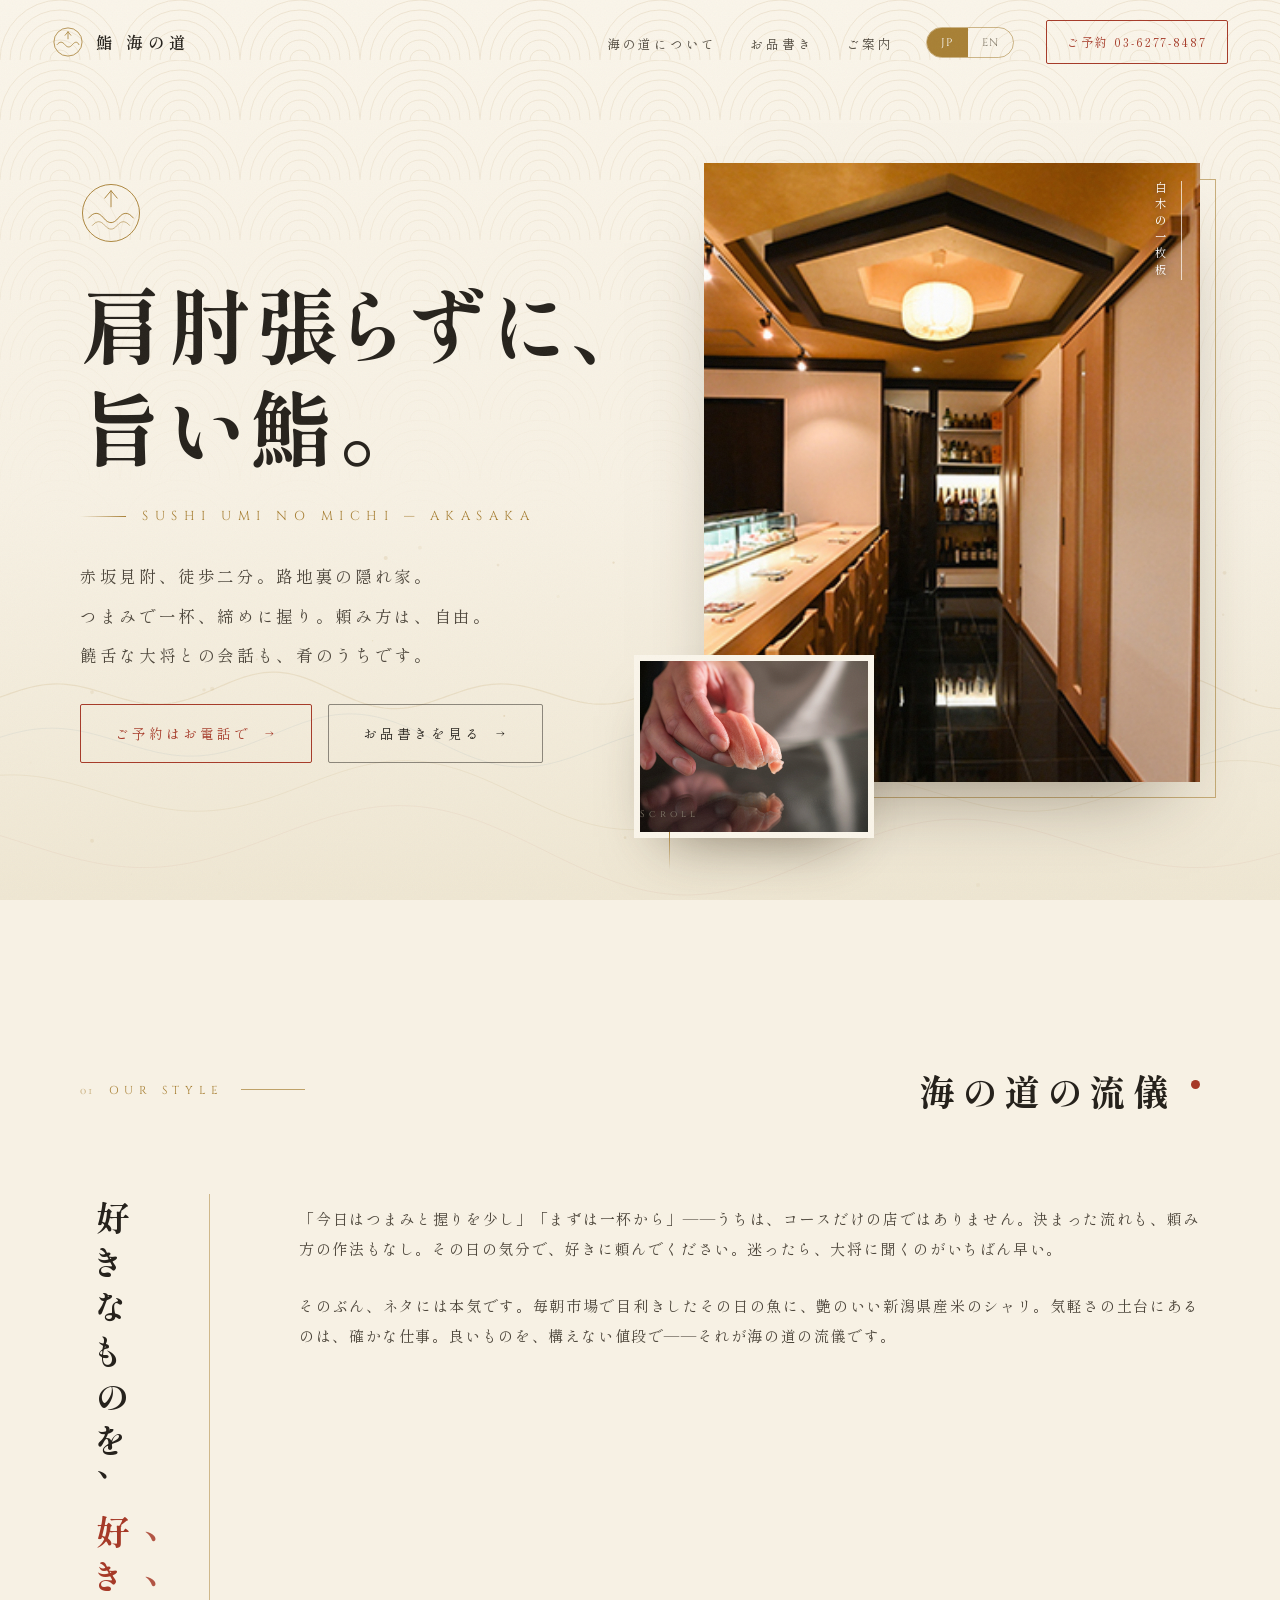
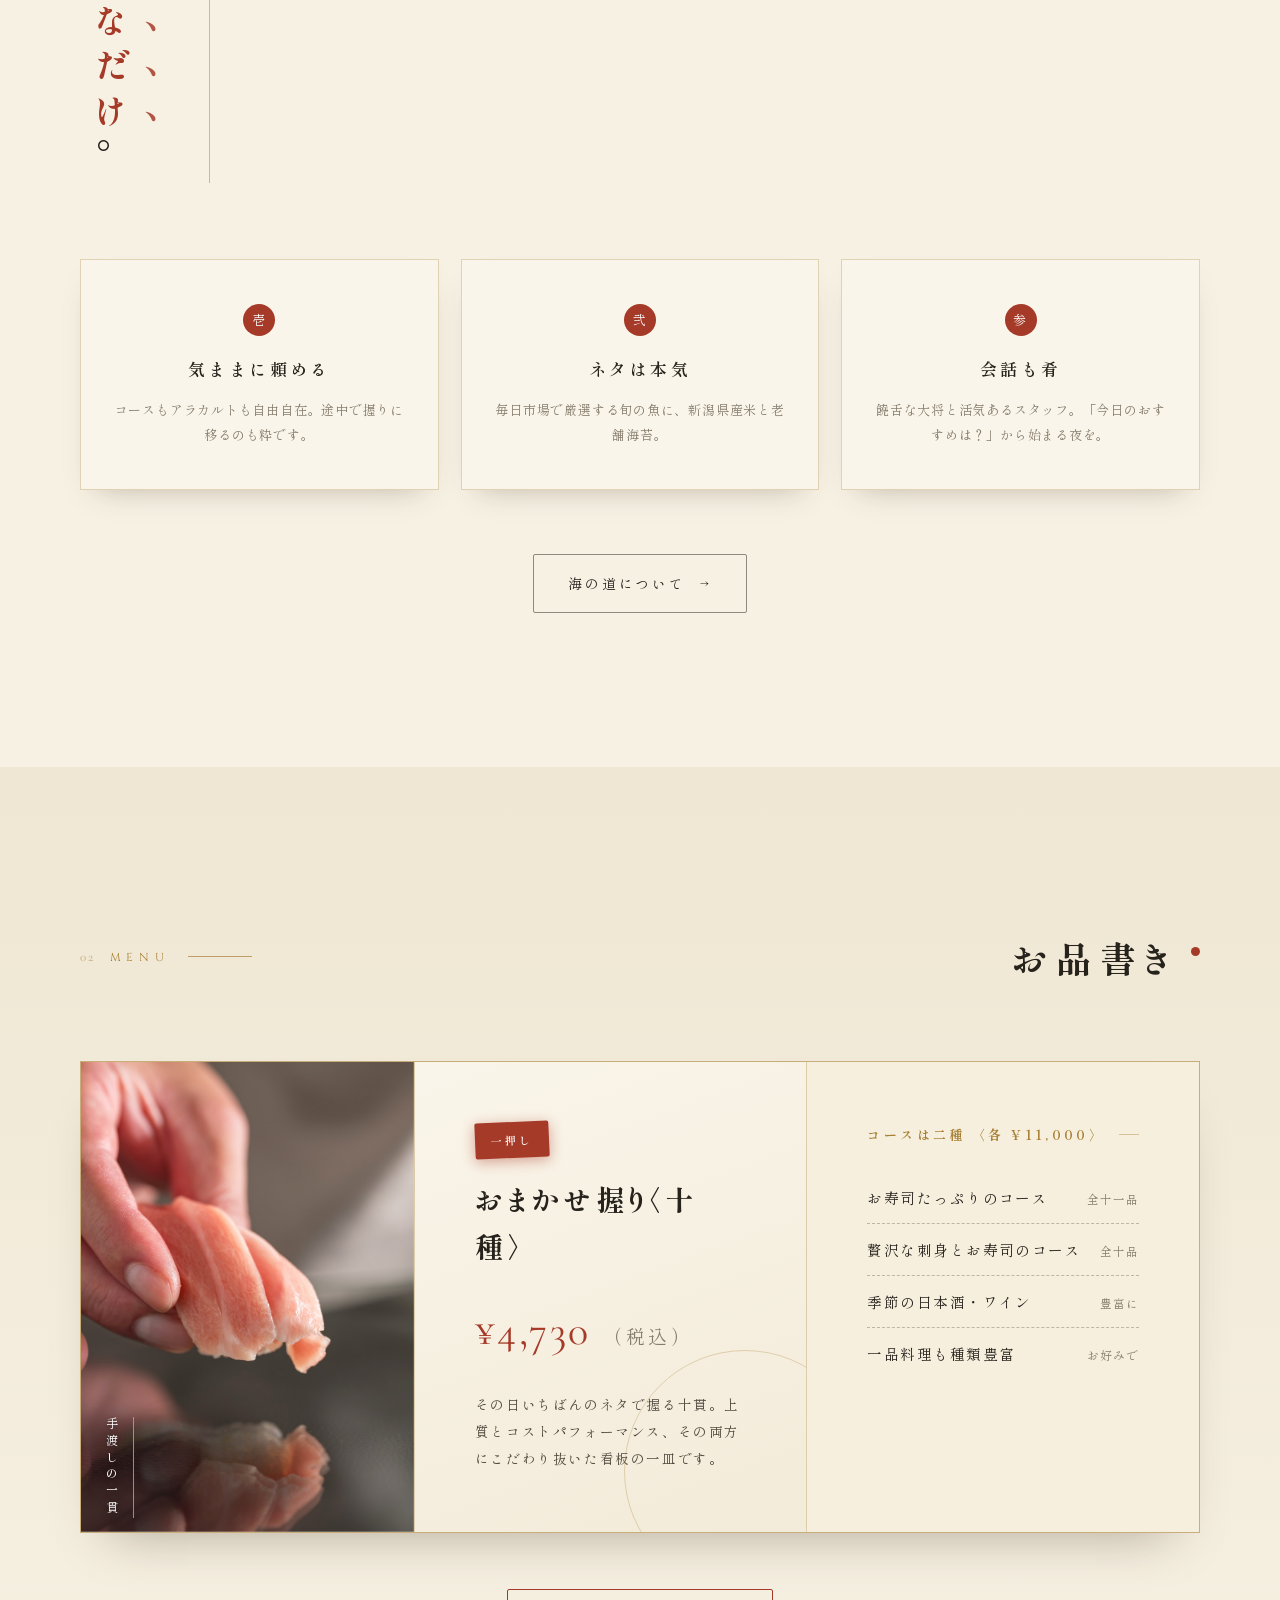
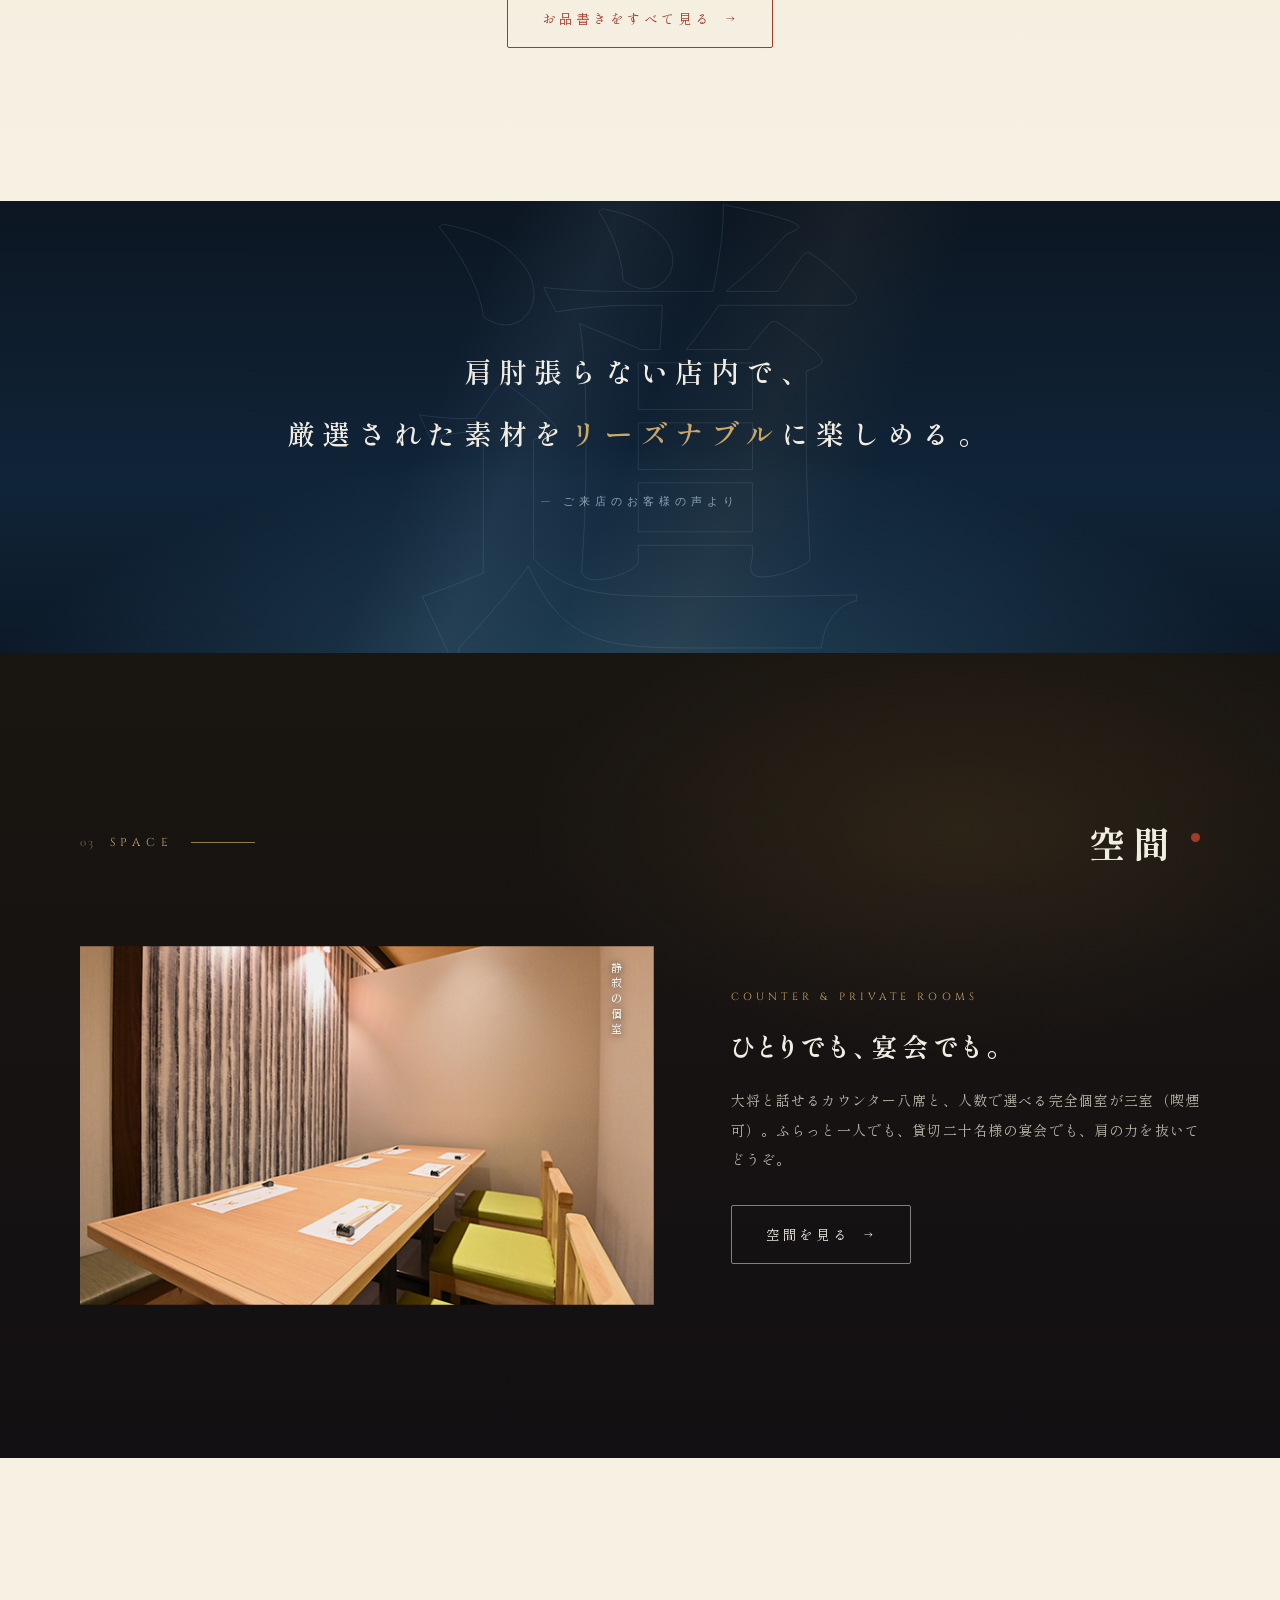
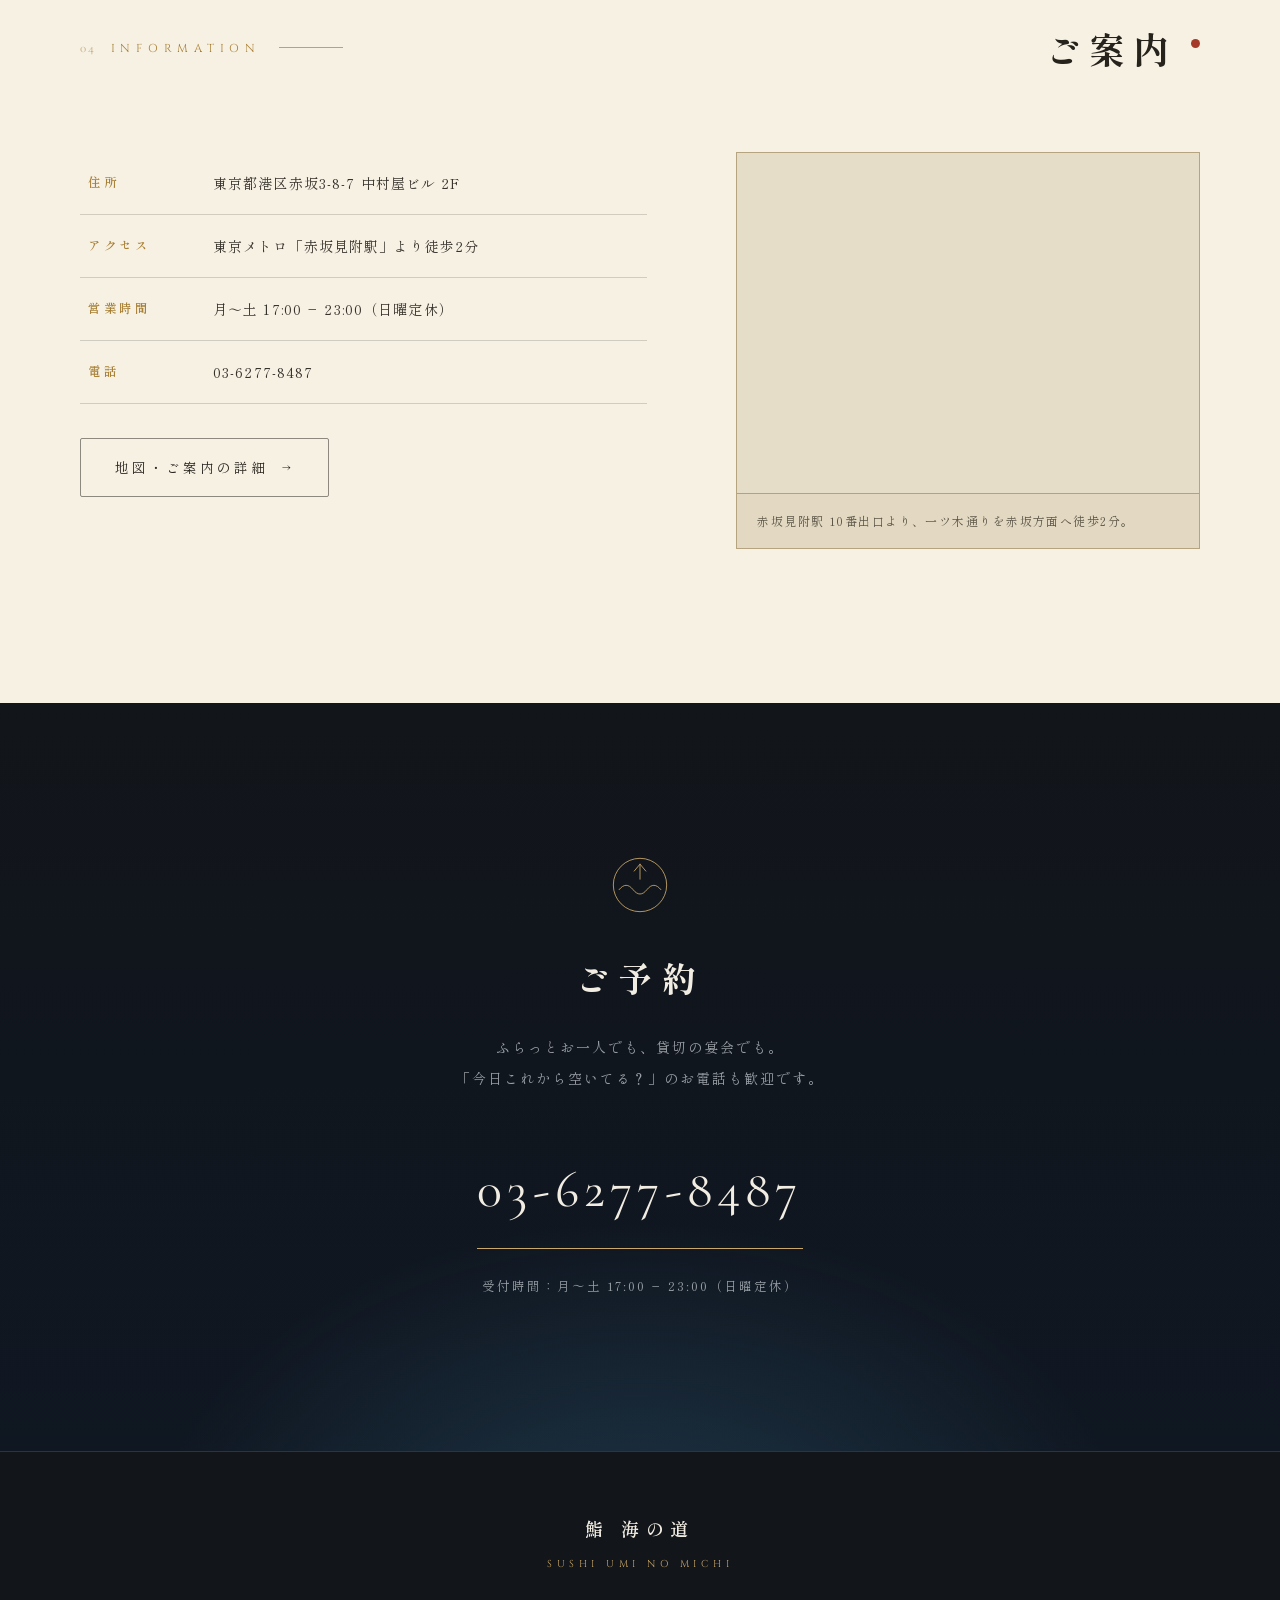
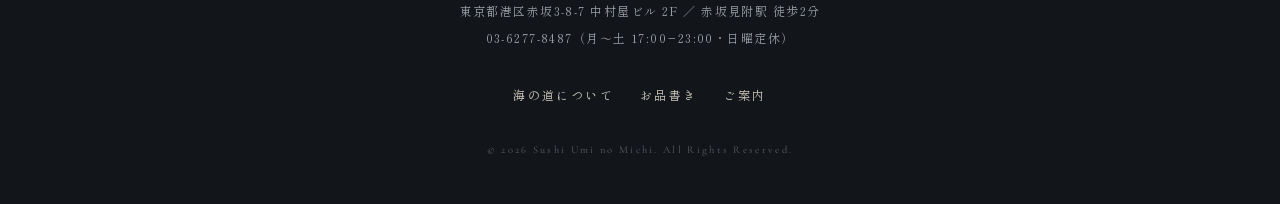
<file: index.html>
<!DOCTYPE html>
<html lang="ja">
<head>
<meta charset="UTF-8">
<meta name="viewport" content="width=device-width, initial-scale=1.0, viewport-fit=cover">
<title data-ja="鮨 海の道 | 赤坂見附 — 肩肘張らずに、旨い鮨。" data-en="Sushi Umi no Michi | Akasaka, Tokyo — Great sushi, zero pretense.">鮨 海の道 | 赤坂見附 — 肩肘張らずに、旨い鮨。</title>
<meta name="description" content="赤坂見附徒歩2分の隠れ家鮨「鮨 海の道」。コースに縛られず、好きなネタを好きなだけ。おまかせ握り十種4,730円。English menu available — a relaxed Edomae sushi bar, 2 min from Akasaka-Mitsuke Sta.">
<link rel="preconnect" href="https://fonts.googleapis.com">
<link rel="preconnect" href="https://fonts.gstatic.com" crossorigin>
<link href="https://fonts.googleapis.com/css2?family=Shippori+Mincho:wght@400;500;600;800&family=Shippori+Mincho+B1:wght@600;700;800&family=Zen+Old+Mincho:wght@400;700&family=Cormorant+Garamond:ital,wght@0,300;0,400;1,400&family=Cinzel:wght@400;500;600&display=swap" rel="stylesheet">
<link rel="stylesheet" href="css/site.css">
</head>
<body>

<div id="loader">
  <svg class="crest" viewBox="0 0 100 100" fill="none" stroke="#a88035" stroke-width="1.5">
    <circle cx="50" cy="50" r="46"/>
    <path d="M14 58c8-10 16-10 24 0s16 10 24 0 16-10 24 0" stroke-linecap="round"/>
    <path d="M20 70c7-8 13-8 20 0s13 8 20 0 13-8 20 0" stroke-linecap="round" opacity=".6"/>
    <path d="M50 14v26M40 26l10-12 10 12" stroke-linecap="round" stroke-linejoin="round"/>
  </svg>
  <div class="vert"><span class="jp-t">鮨 海の道</span><span class="en-t">SUSHI UMI NO MICHI</span></div>
</div>

<div id="progress"></div>

<nav id="nav">
  <a class="brand" href="index.html">
    <svg viewBox="0 0 100 100" fill="none" stroke="#a88035" stroke-width="2.5">
      <circle cx="50" cy="50" r="44"/>
      <path d="M16 58c8-10 16-10 24 0s16 10 24 0 16-10 20 0" stroke-linecap="round"/>
      <path d="M50 18v22M41 29l9-11 9 11" stroke-linecap="round" stroke-linejoin="round"/>
    </svg>
    <span><span class="jp-t">鮨 海の道</span><span class="en-t">UMI NO MICHI</span></span>
  </a>
  <ul class="menu-links">
    <li><a href="about.html"><span class="jp-t">海の道について</span><span class="en-t">About</span></a></li>
    <li><a href="menu.html"><span class="jp-t">お品書き</span><span class="en-t">Menu</span></a></li>
    <li><a href="access.html"><span class="jp-t">ご案内</span><span class="en-t">Access</span></a></li>
  </ul>
  <div class="lang-switch" role="group" aria-label="Language">
    <button data-lang="ja" class="on">JP</button>
    <button data-lang="en">EN</button>
  </div>
  <a class="tel-btn" href="tel:0362778487"><span class="jp-t">ご予約 03-6277-8487</span><span class="en-t">Call 03-6277-8487</span></a>
  <button class="burger" id="burger" aria-label="Menu" aria-expanded="false"><span></span><span></span><span></span></button>
</nav>

<div id="mnav">
  <div class="m-lang">
    <div class="lang-switch" role="group" aria-label="Language">
      <button data-lang="ja" class="on">JP</button>
      <button data-lang="en">EN</button>
    </div>
  </div>
  <ul>
    <li><a href="about.html"><span class="jp-t">海の道について</span><span class="en-t">About</span></a></li>
    <li><a href="menu.html"><span class="jp-t">お品書き</span><span class="en-t">Menu</span></a></li>
    <li><a href="access.html"><span class="jp-t">ご案内</span><span class="en-t">Access</span></a></li>
  </ul>
  <div class="m-tel"><a href="tel:0362778487">03-6277-8487</a></div>
</div>

<!-- ヒーロー -->
<header class="hero seigaiha">
  <canvas id="waves"></canvas>
  <div class="hero-grid">
    <div class="hero-copy">
      <svg class="crest" viewBox="0 0 100 100" fill="none" stroke="#a88035" stroke-width="1.5">
        <circle cx="50" cy="50" r="46"/>
        <path d="M14 58c8-10 16-10 24 0s16 10 24 0 16-10 24 0" stroke-linecap="round"/>
        <path d="M20 70c7-8 13-8 20 0s13 8 20 0 13-8 20 0" stroke-linecap="round" opacity=".6"/>
        <path d="M50 14v26M40 26l10-12 10 12" stroke-linecap="round" stroke-linejoin="round"/>
      </svg>
      <h1>
        <span class="jp-t"><span class="line"><span>肩肘張らずに、</span></span><span class="line"><span>旨い鮨。</span></span></span>
        <span class="en-t"><span class="line"><span>Great sushi,</span></span><span class="line"><span>zero pretense.</span></span></span>
      </h1>
      <div class="sub">Sushi Umi no Michi — Akasaka</div>
      <p class="lead">
        <span class="jp-t">赤坂見附、徒歩二分。路地裏の隠れ家。<br>つまみで一杯、締めに握り。頼み方は、自由。<br>饒舌な大将との会話も、肴のうちです。</span>
        <span class="en-t">Two minutes from Akasaka-Mitsuke, tucked down a side street.<br>Drinks and small bites first, nigiri to finish — order it your way.<br>And the chef's banter? That's on the house.</span>
      </p>
      <div class="cta-row">
        <a class="btn shu" href="tel:0362778487"><span><span class="jp-t">ご予約はお電話で</span><span class="en-t">Reserve by phone</span></span><span class="arw">→</span></a>
        <a class="btn" href="menu.html"><span><span class="jp-t">お品書きを見る</span><span class="en-t">See the menu</span></span><span class="arw">→</span></a>
      </div>
    </div>
    <div class="hero-visual">
      <div class="frame"><img src="img/2.jpg" alt="白木のカウンターと折上格天井の店内 / Hinoki counter and coffered ceiling"></div>
      <div class="sub-frame"><img src="img/4-web.jpg" alt="職人の手から供される本鮪の握り / Bluefin nigiri from the chef's hand"></div>
      <span class="v-tag"><span class="jp-t">白木の一枚板</span><span class="en-t">The hinoki counter</span></span>
    </div>
  </div>
  <div class="scroll-cue">Scroll<span class="line"></span></div>
</header>

<!-- 流儀（ダイジェスト） -->
<section id="style-digest">
  <div class="wrap">
    <div class="sec-label reveal">
      <span class="en"><i class="idx">01</i>Our Style</span><span class="rule"></span>
      <h2><span class="jp-t">海の道の流儀</span><span class="en-t">Our Style</span></h2>
    </div>
    <div class="phil-grid">
      <div class="v-title reveal d1"><span class="jp-t">好きなものを、<em>好きなだけ</em>。</span><span class="en-t">Whatever you like, <em>as much as you like</em>.</span></div>
      <div class="phil-text reveal d2">
        <p><span class="jp-t">「今日はつまみと握りを少し」「まずは一杯から」——うちは、コースだけの店ではありません。決まった流れも、頼み方の作法もなし。その日の気分で、好きに頼んでください。迷ったら、大将に聞くのがいちばん早い。</span>
        <span class="en-t">"Just a few bites and some nigiri tonight." "Let's start with a drink." We are not a course-only restaurant — no set order, no etiquette to learn. Follow the mood, order as you go. Can't decide? Ask the chef. That's the fastest route.</span></p>
        <p><span class="jp-t">そのぶん、ネタには本気です。毎朝市場で目利きしたその日の魚に、艶のいい新潟県産米のシャリ。気軽さの土台にあるのは、確かな仕事。良いものを、構えない値段で——それが海の道の流儀です。</span>
        <span class="en-t">The fish, though, we take seriously: hand-picked at the market every morning, set on glossy Niigata-grown rice. The relaxed mood rests on exacting work. Good things at honest prices — that is the Umi no Michi way.</span></p>
      </div>
    </div>
    <div class="phil-points">
      <div class="pt reveal d1">
        <span class="num">壱</span>
        <h3><span class="jp-t">気ままに頼める</span><span class="en-t">Order freely</span></h3>
        <p><span class="jp-t">コースもアラカルトも自由自在。途中で握りに移るのも粋です。</span><span class="en-t">Courses or à la carte — switch to nigiri whenever you feel like it.</span></p>
      </div>
      <div class="pt reveal d2">
        <span class="num">弐</span>
        <h3><span class="jp-t">ネタは本気</span><span class="en-t">Serious about fish</span></h3>
        <p><span class="jp-t">毎日市場で厳選する旬の魚に、新潟県産米と老舗海苔。</span><span class="en-t">Daily market-selected fish, Niigata rice, and nori from a historied maker.</span></p>
      </div>
      <div class="pt reveal d3">
        <span class="num">参</span>
        <h3><span class="jp-t">会話も肴</span><span class="en-t">Talk is a side dish</span></h3>
        <p><span class="jp-t">饒舌な大将と活気あるスタッフ。「今日のおすすめは？」から始まる夜を。</span><span class="en-t">A chatty chef and a lively floor. Start the night with "what's good today?"</span></p>
      </div>
    </div>
    <div style="text-align:center;margin-top:clamp(44px,6vw,64px)" class="reveal">
      <a class="btn" href="about.html"><span><span class="jp-t">海の道について</span><span class="en-t">More about us</span></span><span class="arw">→</span></a>
    </div>
  </div>
</section>

<!-- お品書き（ダイジェスト） -->
<section id="menu-digest" style="background:linear-gradient(180deg,var(--paper-2),var(--paper))">
  <div class="wrap">
    <div class="sec-label reveal">
      <span class="en"><i class="idx">02</i>Menu</span><span class="rule"></span>
      <h2><span class="jp-t">お品書き</span><span class="en-t">Menu</span></h2>
    </div>
    <div class="course-feature reveal d1">
      <div class="course-photo">
        <img src="img/4-web.jpg" alt="職人の手から供される本鮪の握り / Bluefin tuna nigiri, straight from the chef's hand" loading="lazy">
        <span class="photo-label"><span class="jp-t">手渡しの一貫</span><span class="en-t">Hand to hand</span></span>
      </div>
      <div class="course-left">
        <span class="badge"><span class="jp-t">一押し</span><span class="en-t">Signature</span></span>
        <h3><span class="jp-t">おまかせ握り〈十種〉</span><span class="en-t">Omakase Nigiri — 10 pieces</span></h3>
        <div class="price">¥4,730 <small><span class="jp-t">（税込）</span><span class="en-t">(tax incl.)</span></small></div>
        <p><span class="jp-t">その日いちばんのネタで握る十貫。上質とコストパフォーマンス、その両方にこだわり抜いた看板の一皿です。</span>
        <span class="en-t">Ten pieces of the day's finest catch. Our signature plate — uncompromising on quality and famously kind on the wallet.</span></p>
      </div>
      <div class="course-right">
        <h4><span class="jp-t">コースは二種 〈各 ¥11,000〉</span><span class="en-t">Two courses — ¥11,000 each</span></h4>
        <ul class="course-items">
          <li><span class="jp-t">お寿司たっぷりのコース</span><span class="en-t">The Sushi-Lover's Course</span><span class="note"><span class="jp-t">全十一品</span><span class="en-t">11 dishes</span></span></li>
          <li><span class="jp-t">贅沢な刺身とお寿司のコース</span><span class="en-t">Sashimi &amp; Sushi Course</span><span class="note"><span class="jp-t">全十品</span><span class="en-t">10 dishes</span></span></li>
          <li><span class="jp-t">季節の日本酒・ワイン</span><span class="en-t">Seasonal sake &amp; wine</span><span class="note"><span class="jp-t">豊富に</span><span class="en-t">wide selection</span></span></li>
          <li><span class="jp-t">一品料理も種類豊富</span><span class="en-t">Plenty of à la carte dishes</span><span class="note"><span class="jp-t">お好みで</span><span class="en-t">as you like</span></span></li>
        </ul>
      </div>
    </div>
    <div style="text-align:center" class="reveal">
      <a class="btn shu" href="menu.html"><span><span class="jp-t">お品書きをすべて見る</span><span class="en-t">See the full menu</span></span><span class="arw">→</span></a>
    </div>
  </div>
</section>

<!-- お客様の声 -->
<div class="quote-band reveal">
  <blockquote><span class="q-line"><span class="jp-t">肩肘張らない店内で、</span><span class="en-t">"A relaxed room,</span></span><br><span class="q-line"><span class="jp-t">厳選された素材を<em>リーズナブル</em>に楽しめる。</span><span class="en-t">carefully chosen fish, at <em>honest</em> prices."</span></span></blockquote>
  <cite>— <span class="jp-t">ご来店のお客様の声より</span><span class="en-t">From our guests</span></cite>
</div>

<!-- 空間（ダイジェスト） -->
<section class="space-sec" id="space-digest">
  <div class="wrap">
    <div class="sec-label reveal">
      <span class="en"><i class="idx">03</i>Space</span><span class="rule"></span>
      <h2><span class="jp-t">空間</span><span class="en-t">The Space</span></h2>
    </div>
    <div class="space-row">
      <div class="space-media reveal d1">
        <div class="frame"><img src="img/3.jpg" alt="落ち着いた佇まいのテーブル個室 / A calm private dining room" loading="lazy"></div>
        <span class="photo-tag"><span class="jp-t">静寂の個室</span><span class="en-t">Private rooms</span></span>
      </div>
      <div class="space-body reveal d2">
        <span class="en-sub">Counter &amp; Private Rooms</span>
        <h3><span class="jp-t">ひとりでも、宴会でも。</span><span class="en-t">Solo seats or full-room feasts.</span></h3>
        <p><span class="jp-t">大将と話せるカウンター八席と、人数で選べる完全個室が三室（喫煙可）。ふらっと一人でも、貸切二十名様の宴会でも、肩の力を抜いてどうぞ。</span>
        <span class="en-t">Eight counter seats with the chef in conversation range, plus three private rooms (smoking allowed) for two to eight guests. Walk in alone, or book the whole place for up to twenty.</span></p>
        <div style="margin-top:30px"><a class="btn" style="border-color:rgba(242,237,227,.5);color:#f2ede3" href="about.html#space"><span><span class="jp-t">空間を見る</span><span class="en-t">See the space</span></span><span class="arw">→</span></a></div>
      </div>
    </div>
  </div>
</section>

<!-- ご案内（ダイジェスト） -->
<section id="info-digest">
  <div class="wrap">
    <div class="sec-label reveal">
      <span class="en"><i class="idx">04</i>Information</span><span class="rule"></span>
      <h2><span class="jp-t">ご案内</span><span class="en-t">Information</span></h2>
    </div>
    <div class="info-grid">
      <div class="reveal d1">
        <table class="info-table">
          <tr><th><span class="jp-t">住所</span><span class="en-t">Address</span></th><td><span class="jp-t">東京都港区赤坂3-8-7 中村屋ビル 2F</span><span class="en-t">2F Nakamuraya Bldg, 3-8-7 Akasaka, Minato-ku, Tokyo</span></td></tr>
          <tr><th><span class="jp-t">アクセス</span><span class="en-t">Access</span></th><td><span class="jp-t">東京メトロ「赤坂見附駅」より徒歩2分</span><span class="en-t">2 min walk from Akasaka-Mitsuke Sta. (Tokyo Metro)</span></td></tr>
          <tr><th><span class="jp-t">営業時間</span><span class="en-t">Hours</span></th><td><span class="jp-t">月〜土 17:00 − 23:00（日曜定休）</span><span class="en-t">Mon–Sat 17:00–23:00 (closed Sundays)</span></td></tr>
          <tr><th><span class="jp-t">電話</span><span class="en-t">Phone</span></th><td><a href="tel:0362778487">03-6277-8487</a></td></tr>
        </table>
        <div style="margin-top:34px"><a class="btn" href="access.html"><span><span class="jp-t">地図・ご案内の詳細</span><span class="en-t">Map &amp; details</span></span><span class="arw">→</span></a></div>
      </div>
      <div class="map-box reveal d2">
        <iframe src="https://maps.google.com/maps?q=%E6%9D%B1%E4%BA%AC%E9%83%BD%E6%B8%AF%E5%8C%BA%E8%B5%A4%E5%9D%823-8-7&z=17&output=embed" loading="lazy" referrerpolicy="no-referrer-when-downgrade" title="鮨 海の道 地図 / Map"></iframe>
        <div class="map-caption"><span class="jp-t">赤坂見附駅 10番出口より、一ツ木通りを赤坂方面へ徒歩2分。</span><span class="en-t">From Exit 10 of Akasaka-Mitsuke Sta., 2 min along Hitotsugi-dori.</span></div>
      </div>
    </div>
  </div>
</section>

<!-- 予約 -->
<section class="reserve-band">
  <div class="wrap reveal">
    <svg class="crest" viewBox="0 0 100 100" fill="none" stroke="#c9a86a" stroke-width="1.5">
      <circle cx="50" cy="50" r="46"/>
      <path d="M14 58c8-10 16-10 24 0s16 10 24 0 16-10 24 0" stroke-linecap="round"/>
      <path d="M50 14v26M40 26l10-12 10 12" stroke-linecap="round" stroke-linejoin="round"/>
    </svg>
    <h2><span class="jp-t">ご予約</span><span class="en-t">Reservations</span></h2>
    <p class="lead"><span class="jp-t">ふらっとお一人でも、貸切の宴会でも。<br>「今日これから空いてる？」のお電話も歓迎です。</span>
    <span class="en-t">Solo walk-ins to private parties — all welcome.<br>Same-day "got a seat tonight?" calls are absolutely fine.</span></p>
    <a class="tel-big" href="tel:0362778487">03-6277-8487</a>
    <p class="hours-note"><span class="jp-t">受付時間：月〜土 17:00 − 23:00（日曜定休）</span><span class="en-t">Mon–Sat 17:00–23:00 (closed Sundays) / English menu available</span></p>
  </div>
</section>

<footer>
  <div class="f-brand"><span class="jp-t">鮨 海の道</span><span class="en-t">SUSHI UMI NO MICHI</span></div>
  <div class="f-en">Sushi Umi no Michi</div>
  <p class="f-info"><span class="jp-t">東京都港区赤坂3-8-7 中村屋ビル 2F ／ 赤坂見附駅 徒歩2分<br></span><span class="en-t">2F Nakamuraya Bldg, 3-8-7 Akasaka, Minato-ku, Tokyo<br></span><a href="tel:0362778487">03-6277-8487</a><span class="jp-t">（月〜土 17:00−23:00・日曜定休）</span><span class="en-t"> (Mon–Sat 17:00–23:00, closed Sun)</span></p>
  <ul class="f-links">
    <li><a href="about.html"><span class="jp-t">海の道について</span><span class="en-t">About</span></a></li>
    <li><a href="menu.html"><span class="jp-t">お品書き</span><span class="en-t">Menu</span></a></li>
    <li><a href="access.html"><span class="jp-t">ご案内</span><span class="en-t">Access</span></a></li>
  </ul>
  <p class="copy">© 2026 Sushi Umi no Michi. All Rights Reserved.</p>
</footer>

<script src="js/site.js"></script>
</body>
</html>
</file>
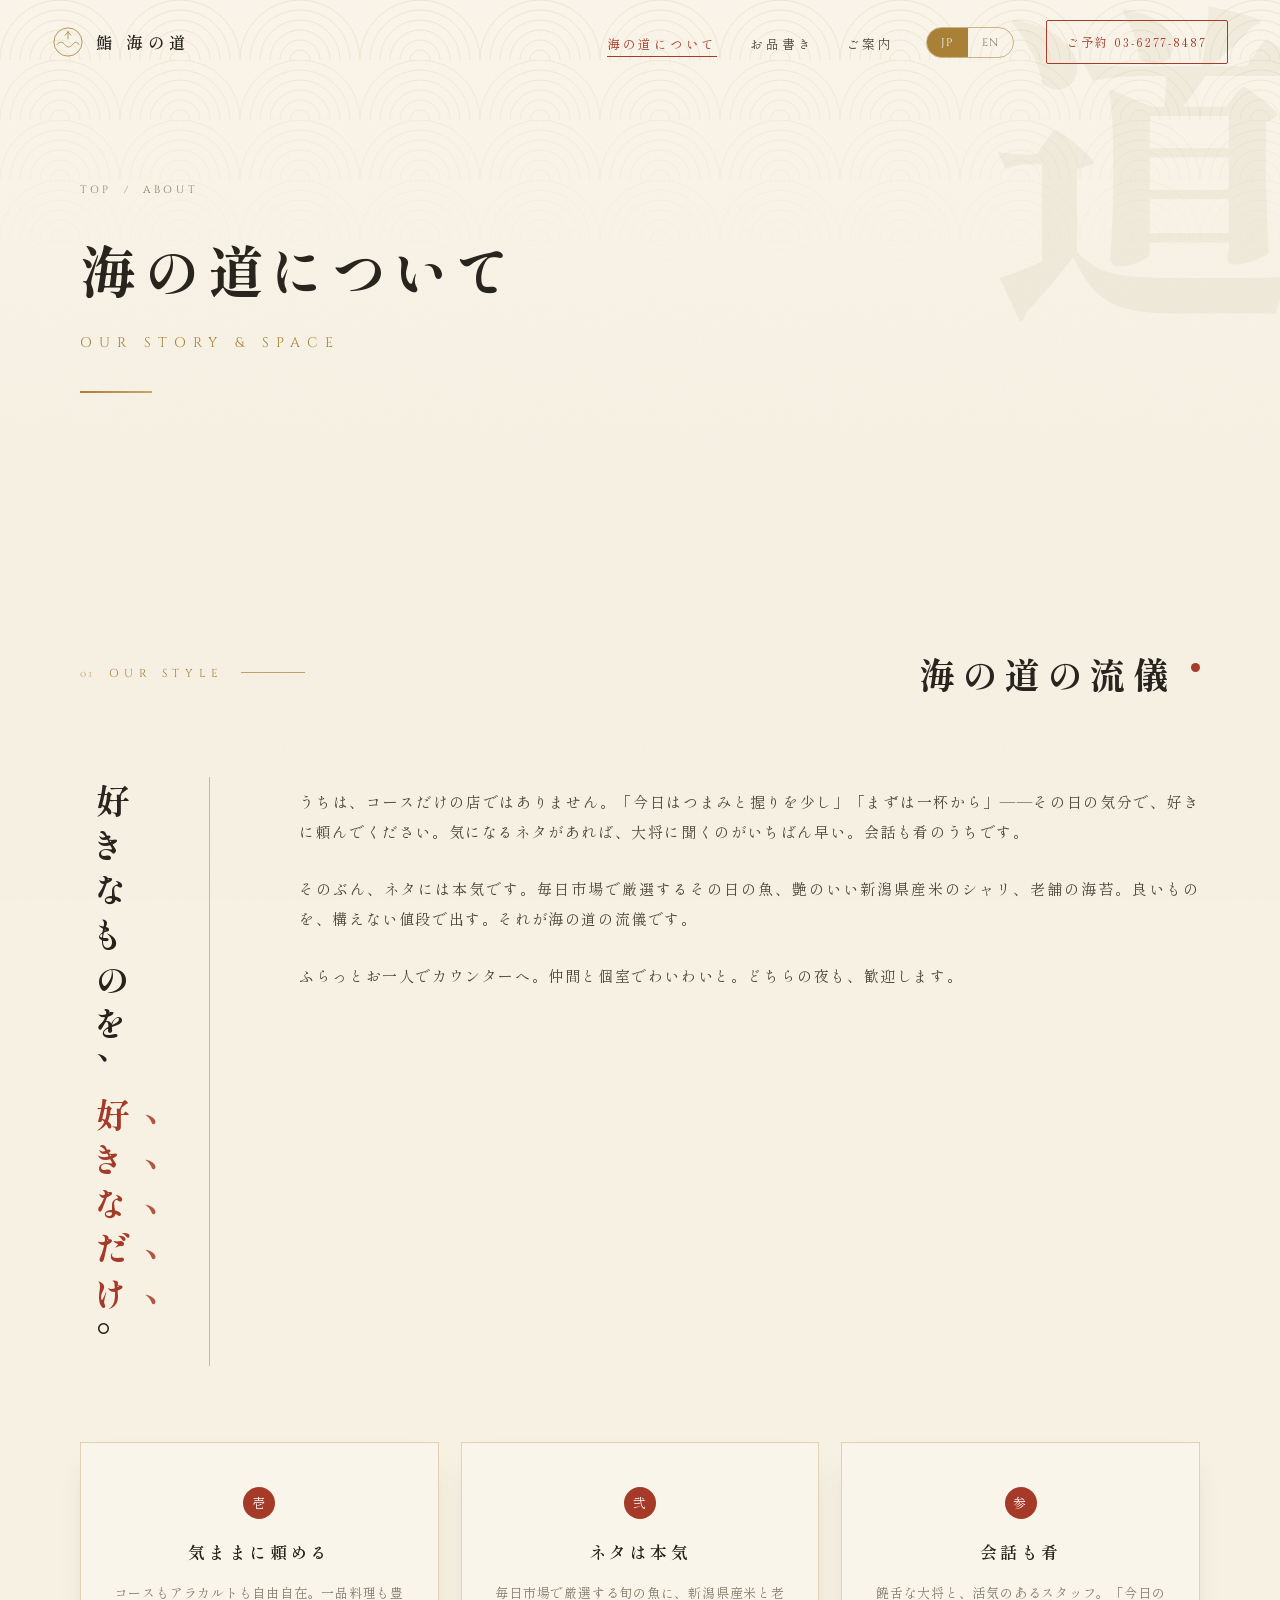
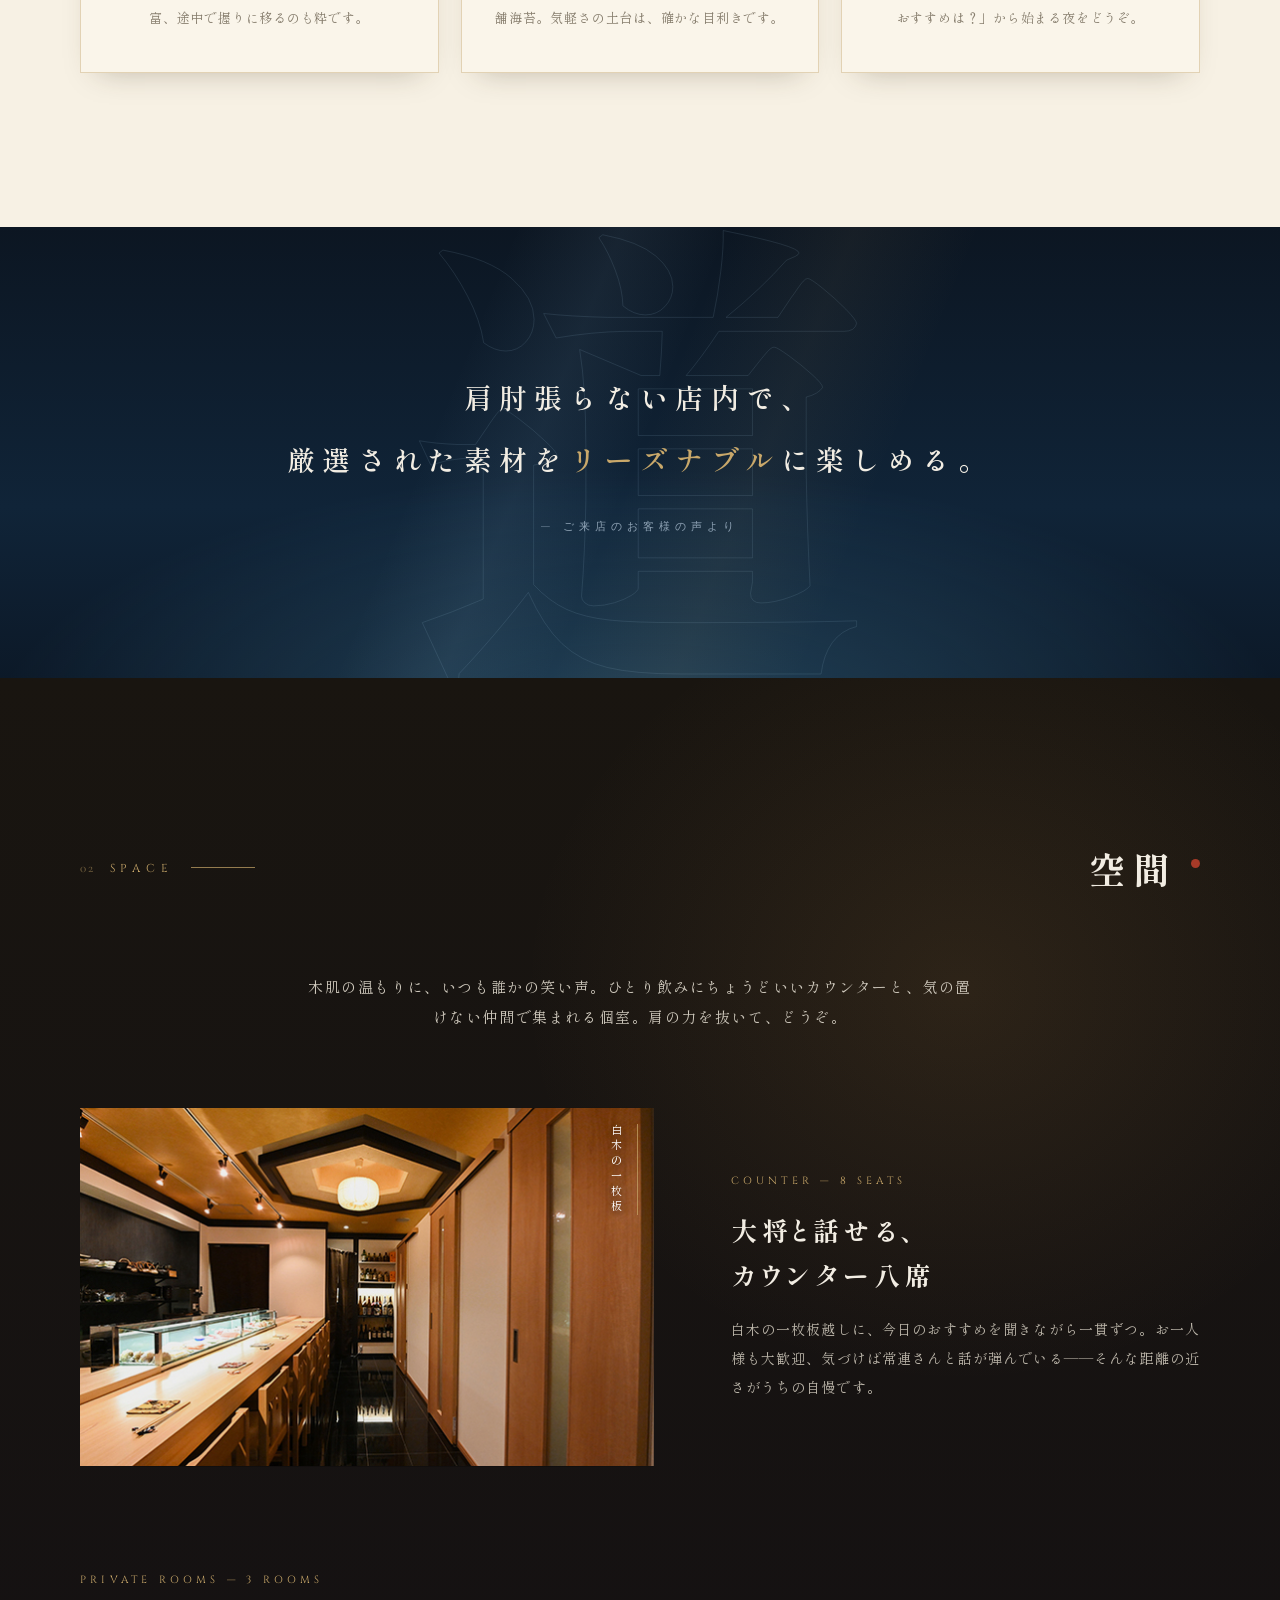
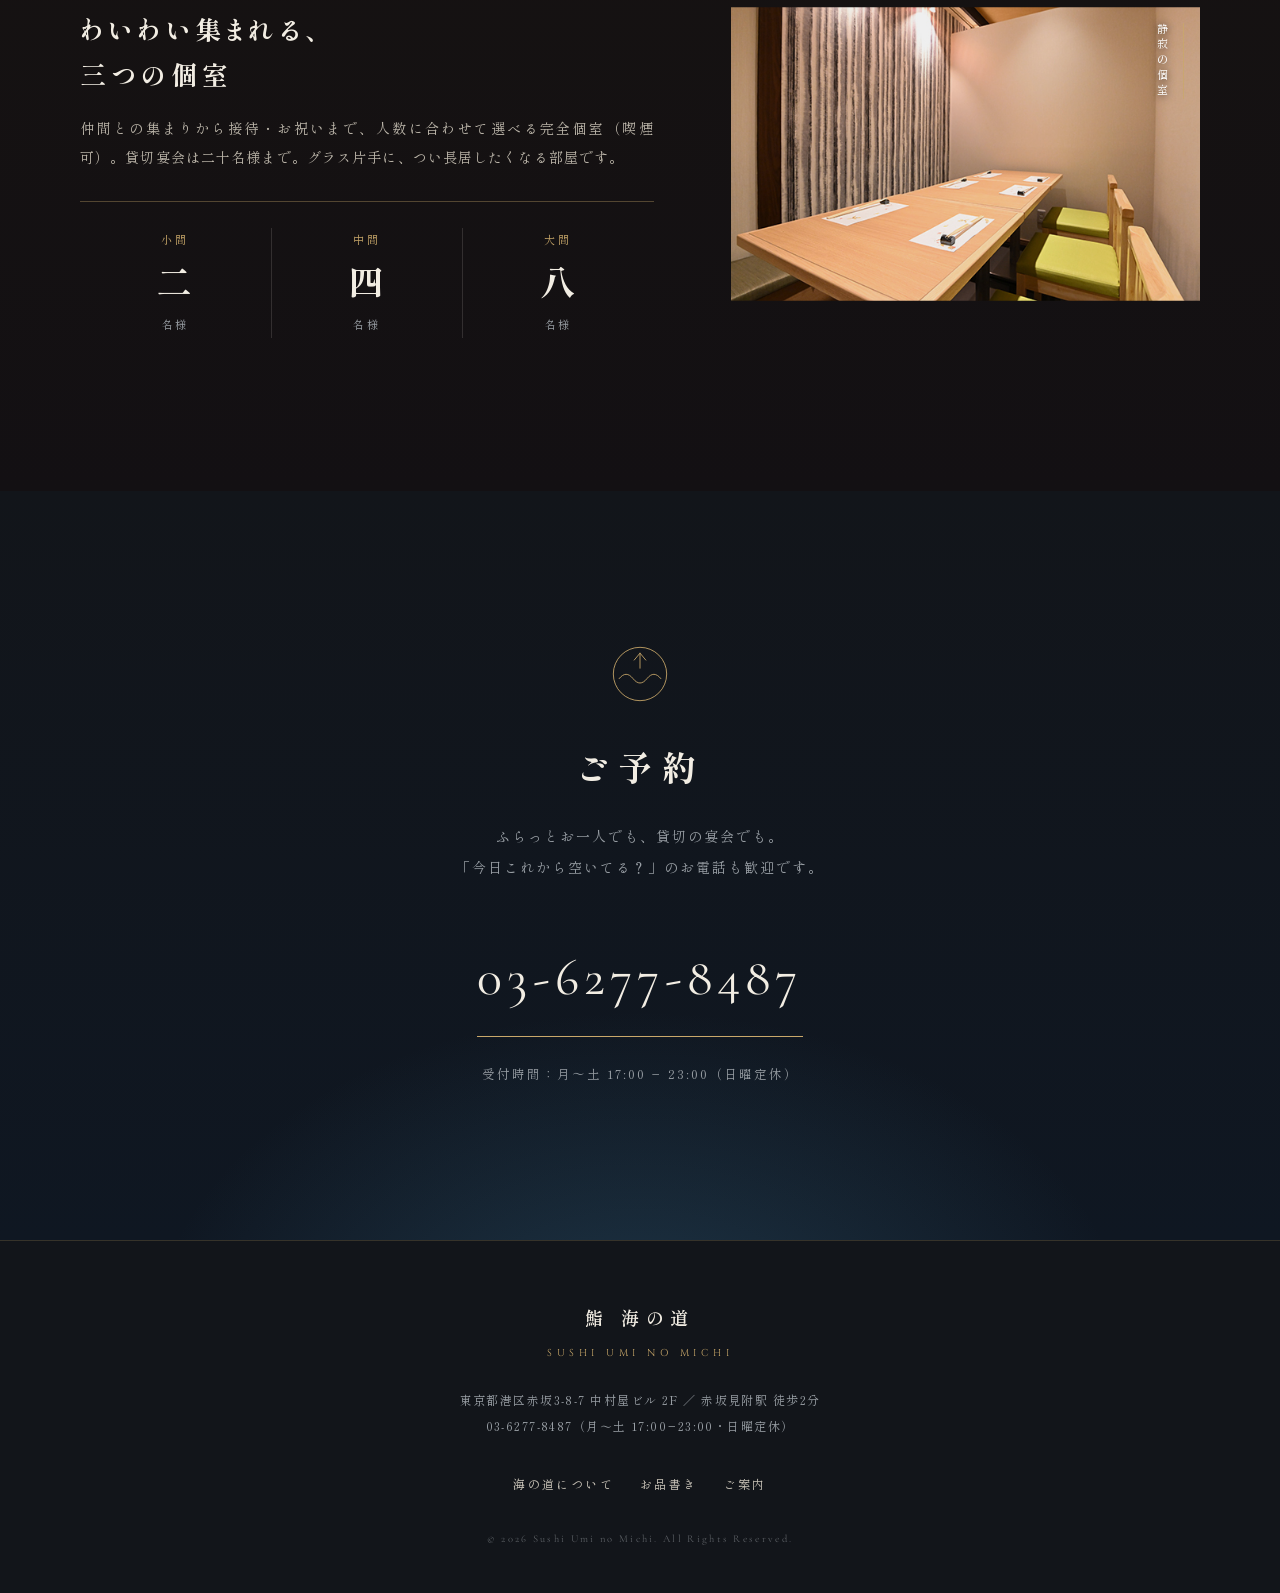
<file: about.html>
<!DOCTYPE html>
<html lang="ja">
<head>
<meta charset="UTF-8">
<meta name="viewport" content="width=device-width, initial-scale=1.0, viewport-fit=cover">
<title data-ja="海の道について | 鮨 海の道 — 赤坂見附" data-en="About | Sushi Umi no Michi — Akasaka">海の道について | 鮨 海の道 — 赤坂見附</title>
<meta name="description" content="鮨 海の道の流儀と空間。コースに縛られない江戸前、毎日市場で厳選するネタ、大将と話せるカウンター八席と完全個室三室。">
<link rel="preconnect" href="https://fonts.googleapis.com">
<link rel="preconnect" href="https://fonts.gstatic.com" crossorigin>
<link href="https://fonts.googleapis.com/css2?family=Shippori+Mincho:wght@400;500;600;800&family=Shippori+Mincho+B1:wght@600;700;800&family=Zen+Old+Mincho:wght@400;700&family=Cormorant+Garamond:ital,wght@0,300;0,400;1,400&family=Cinzel:wght@400;500;600&display=swap" rel="stylesheet">
<link rel="stylesheet" href="css/site.css">
</head>
<body>

<div id="progress"></div>

<nav id="nav">
  <a class="brand" href="index.html">
    <svg viewBox="0 0 100 100" fill="none" stroke="#a88035" stroke-width="2.5">
      <circle cx="50" cy="50" r="44"/>
      <path d="M16 58c8-10 16-10 24 0s16 10 24 0 16-10 20 0" stroke-linecap="round"/>
      <path d="M50 18v22M41 29l9-11 9 11" stroke-linecap="round" stroke-linejoin="round"/>
    </svg>
    <span><span class="jp-t">鮨 海の道</span><span class="en-t">UMI NO MICHI</span></span>
  </a>
  <ul class="menu-links">
    <li><a href="about.html" class="current"><span class="jp-t">海の道について</span><span class="en-t">About</span></a></li>
    <li><a href="menu.html"><span class="jp-t">お品書き</span><span class="en-t">Menu</span></a></li>
    <li><a href="access.html"><span class="jp-t">ご案内</span><span class="en-t">Access</span></a></li>
  </ul>
  <div class="lang-switch" role="group" aria-label="Language">
    <button data-lang="ja" class="on">JP</button>
    <button data-lang="en">EN</button>
  </div>
  <a class="tel-btn" href="tel:0362778487"><span class="jp-t">ご予約 03-6277-8487</span><span class="en-t">Call 03-6277-8487</span></a>
  <button class="burger" id="burger" aria-label="Menu" aria-expanded="false"><span></span><span></span><span></span></button>
</nav>

<div id="mnav">
  <div class="m-lang">
    <div class="lang-switch" role="group" aria-label="Language">
      <button data-lang="ja" class="on">JP</button>
      <button data-lang="en">EN</button>
    </div>
  </div>
  <ul>
    <li><a href="about.html"><span class="jp-t">海の道について</span><span class="en-t">About</span></a></li>
    <li><a href="menu.html"><span class="jp-t">お品書き</span><span class="en-t">Menu</span></a></li>
    <li><a href="access.html"><span class="jp-t">ご案内</span><span class="en-t">Access</span></a></li>
  </ul>
  <div class="m-tel"><a href="tel:0362778487">03-6277-8487</a></div>
</div>

<!-- ページヒーロー -->
<header class="page-hero seigaiha">
  <span class="watermark">道</span>
  <div class="wrap">
    <div class="crumb"><a href="index.html">Top</a><span>/</span><span>About</span></div>
    <h1><span class="jp-t">海の道について</span><span class="en-t">About Umi no Michi</span></h1>
    <span class="en-name">Our Story &amp; Space</span>
    <div class="gold-rule"></div>
  </div>
</header>

<!-- 流儀（フル） -->
<section>
  <div class="wrap">
    <div class="sec-label reveal">
      <span class="en"><i class="idx">01</i>Our Style</span><span class="rule"></span>
      <h2><span class="jp-t">海の道の流儀</span><span class="en-t">Our Style</span></h2>
    </div>
    <div class="phil-grid">
      <div class="v-title reveal d1"><span class="jp-t">好きなものを、<em>好きなだけ</em>。</span><span class="en-t">Whatever you like, <em>as much as you like</em>.</span></div>
      <div class="phil-text reveal d2">
        <p><span class="jp-t">うちは、コースだけの店ではありません。「今日はつまみと握りを少し」「まずは一杯から」——その日の気分で、好きに頼んでください。気になるネタがあれば、大将に聞くのがいちばん早い。会話も肴のうちです。</span>
        <span class="en-t">We are not a course-only restaurant. "Just a few bites and some nigiri tonight," "let's start with a drink" — order however the mood takes you. Curious about something in the case? Just ask the chef. Conversation is part of the meal here.</span></p>
        <p><span class="jp-t">そのぶん、ネタには本気です。毎日市場で厳選するその日の魚、艶のいい新潟県産米のシャリ、老舗の海苔。良いものを、構えない値段で出す。それが海の道の流儀です。</span>
        <span class="en-t">And we are serious about what we serve: fish hand-picked at the market every morning, glossy Niigata-grown rice for the shari, and nori from a historied maker. Good things at honest prices — that is the Umi no Michi way.</span></p>
        <p><span class="jp-t">ふらっとお一人でカウンターへ。仲間と個室でわいわいと。どちらの夜も、歓迎します。</span>
        <span class="en-t">Slide in alone at the counter, or gather friends in a private room. Either kind of night is welcome.</span></p>
      </div>
    </div>
    <div class="phil-points">
      <div class="pt reveal d1">
        <span class="num">壱</span>
        <h3><span class="jp-t">気ままに頼める</span><span class="en-t">Order freely</span></h3>
        <p><span class="jp-t">コースもアラカルトも自由自在。一品料理も豊富、途中で握りに移るのも粋です。</span><span class="en-t">Courses or à la carte, with plenty of small dishes. Switching to nigiri mid-meal is encouraged.</span></p>
      </div>
      <div class="pt reveal d2">
        <span class="num">弐</span>
        <h3><span class="jp-t">ネタは本気</span><span class="en-t">Serious about fish</span></h3>
        <p><span class="jp-t">毎日市場で厳選する旬の魚に、新潟県産米と老舗海苔。気軽さの土台は、確かな目利きです。</span><span class="en-t">Market-fresh fish daily, Niigata rice, fine nori. Casual on the surface, exacting underneath.</span></p>
      </div>
      <div class="pt reveal d3">
        <span class="num">参</span>
        <h3><span class="jp-t">会話も肴</span><span class="en-t">Talk is a side dish</span></h3>
        <p><span class="jp-t">饒舌な大将と、活気のあるスタッフ。「今日のおすすめは？」から始まる夜をどうぞ。</span><span class="en-t">A chatty chef and a lively team. Start with "what's good today?" and see where the night goes.</span></p>
      </div>
    </div>
  </div>
</section>

<!-- 引用 -->
<div class="quote-band reveal">
  <blockquote><span class="q-line"><span class="jp-t">肩肘張らない店内で、</span><span class="en-t">"A relaxed room,</span></span><br><span class="q-line"><span class="jp-t">厳選された素材を<em>リーズナブル</em>に楽しめる。</span><span class="en-t">carefully chosen fish, at <em>honest</em> prices."</span></span></blockquote>
  <cite>— <span class="jp-t">ご来店のお客様の声より</span><span class="en-t">From our guests</span></cite>
</div>

<!-- 空間（フル） -->
<section class="space-sec" id="space">
  <div class="wrap">
    <div class="sec-label reveal">
      <span class="en"><i class="idx">02</i>Space</span><span class="rule"></span>
      <h2><span class="jp-t">空間</span><span class="en-t">The Space</span></h2>
    </div>
    <div class="space-intro reveal d1">
      <p><span class="jp-t">木肌の温もりに、いつも誰かの笑い声。ひとり飲みにちょうどいいカウンターと、気の置けない仲間で集まれる個室。肩の力を抜いて、どうぞ。</span>
      <span class="en-t">Warm wood, and always a little laughter in the air. A counter made for solo evenings, and private rooms made for good company. Come as you are.</span></p>
    </div>
    <div class="space-row">
      <div class="space-media reveal d1">
        <div class="frame"><img src="img/2.jpg" alt="白木のカウンターと折上格天井の店内 / The hinoki counter" loading="lazy"></div>
        <span class="photo-tag"><span class="jp-t">白木の一枚板</span><span class="en-t">Hinoki counter</span></span>
      </div>
      <div class="space-body reveal d2">
        <span class="en-sub">Counter — 8 Seats</span>
        <h3><span class="jp-t">大将と話せる、<br>カウンター八席</span><span class="en-t">Eight seats,<br>chef in conversation range</span></h3>
        <p><span class="jp-t">白木の一枚板越しに、今日のおすすめを聞きながら一貫ずつ。お一人様も大歓迎、気づけば常連さんと話が弾んでいる——そんな距離の近さがうちの自慢です。</span>
        <span class="en-t">Piece by piece across the hinoki counter, with the day's recommendations coming straight from the chef. Solo guests are very welcome — chances are you'll end up chatting with the regulars.</span></p>
      </div>
    </div>
    <div class="space-row flip">
      <div class="space-media reveal d1">
        <div class="frame"><img src="img/3.jpg" alt="落ち着いた佇まいのテーブル個室 / A private dining room" loading="lazy"></div>
        <span class="photo-tag"><span class="jp-t">静寂の個室</span><span class="en-t">Private room</span></span>
      </div>
      <div class="space-body reveal d2">
        <span class="en-sub">Private Rooms — 3 Rooms</span>
        <h3><span class="jp-t">わいわい集まれる、<br>三つの個室</span><span class="en-t">Three private rooms<br>for good company</span></h3>
        <p><span class="jp-t">仲間との集まりから接待・お祝いまで、人数に合わせて選べる完全個室（喫煙可）。貸切宴会は二十名様まで。グラス片手に、つい長居したくなる部屋です。</span>
        <span class="en-t">Fully private rooms (smoking allowed) sized for every occasion, from casual gatherings to business dinners. Full buyouts up to twenty guests. The kind of rooms you don't want to leave.</span></p>
        <div class="rooms">
          <div class="room"><span class="r-name"><span class="jp-t">小間</span><span class="en-t">Small</span></span><span class="r-num"><span class="jp-t">二</span><span class="en-t">2</span></span><span class="r-cap"><span class="jp-t">名様</span><span class="en-t">guests</span></span></div>
          <div class="room"><span class="r-name"><span class="jp-t">中間</span><span class="en-t">Medium</span></span><span class="r-num"><span class="jp-t">四</span><span class="en-t">4</span></span><span class="r-cap"><span class="jp-t">名様</span><span class="en-t">guests</span></span></div>
          <div class="room"><span class="r-name"><span class="jp-t">大間</span><span class="en-t">Large</span></span><span class="r-num"><span class="jp-t">八</span><span class="en-t">8</span></span><span class="r-cap"><span class="jp-t">名様</span><span class="en-t">guests</span></span></div>
        </div>
      </div>
    </div>
  </div>
</section>

<!-- 予約 -->
<section class="reserve-band">
  <div class="wrap reveal">
    <svg class="crest" viewBox="0 0 100 100" fill="none" stroke="#c9a86a" stroke-width="1.5">
      <circle cx="50" cy="50" r="46"/>
      <path d="M14 58c8-10 16-10 24 0s16 10 24 0 16-10 24 0" stroke-linecap="round"/>
      <path d="M50 14v26M40 26l10-12 10 12" stroke-linecap="round" stroke-linejoin="round"/>
    </svg>
    <h2><span class="jp-t">ご予約</span><span class="en-t">Reservations</span></h2>
    <p class="lead"><span class="jp-t">ふらっとお一人でも、貸切の宴会でも。<br>「今日これから空いてる？」のお電話も歓迎です。</span>
    <span class="en-t">Solo walk-ins to private parties — all welcome.<br>Same-day "got a seat tonight?" calls are absolutely fine.</span></p>
    <a class="tel-big" href="tel:0362778487">03-6277-8487</a>
    <p class="hours-note"><span class="jp-t">受付時間：月〜土 17:00 − 23:00（日曜定休）</span><span class="en-t">Mon–Sat 17:00–23:00 (closed Sundays) / English menu available</span></p>
  </div>
</section>

<footer>
  <div class="f-brand"><span class="jp-t">鮨 海の道</span><span class="en-t">SUSHI UMI NO MICHI</span></div>
  <div class="f-en">Sushi Umi no Michi</div>
  <p class="f-info"><span class="jp-t">東京都港区赤坂3-8-7 中村屋ビル 2F ／ 赤坂見附駅 徒歩2分<br></span><span class="en-t">2F Nakamuraya Bldg, 3-8-7 Akasaka, Minato-ku, Tokyo<br></span><a href="tel:0362778487">03-6277-8487</a><span class="jp-t">（月〜土 17:00−23:00・日曜定休）</span><span class="en-t"> (Mon–Sat 17:00–23:00, closed Sun)</span></p>
  <ul class="f-links">
    <li><a href="about.html"><span class="jp-t">海の道について</span><span class="en-t">About</span></a></li>
    <li><a href="menu.html"><span class="jp-t">お品書き</span><span class="en-t">Menu</span></a></li>
    <li><a href="access.html"><span class="jp-t">ご案内</span><span class="en-t">Access</span></a></li>
  </ul>
  <p class="copy">© 2026 Sushi Umi no Michi. All Rights Reserved.</p>
</footer>

<script src="js/site.js"></script>
</body>
</html>
</file>
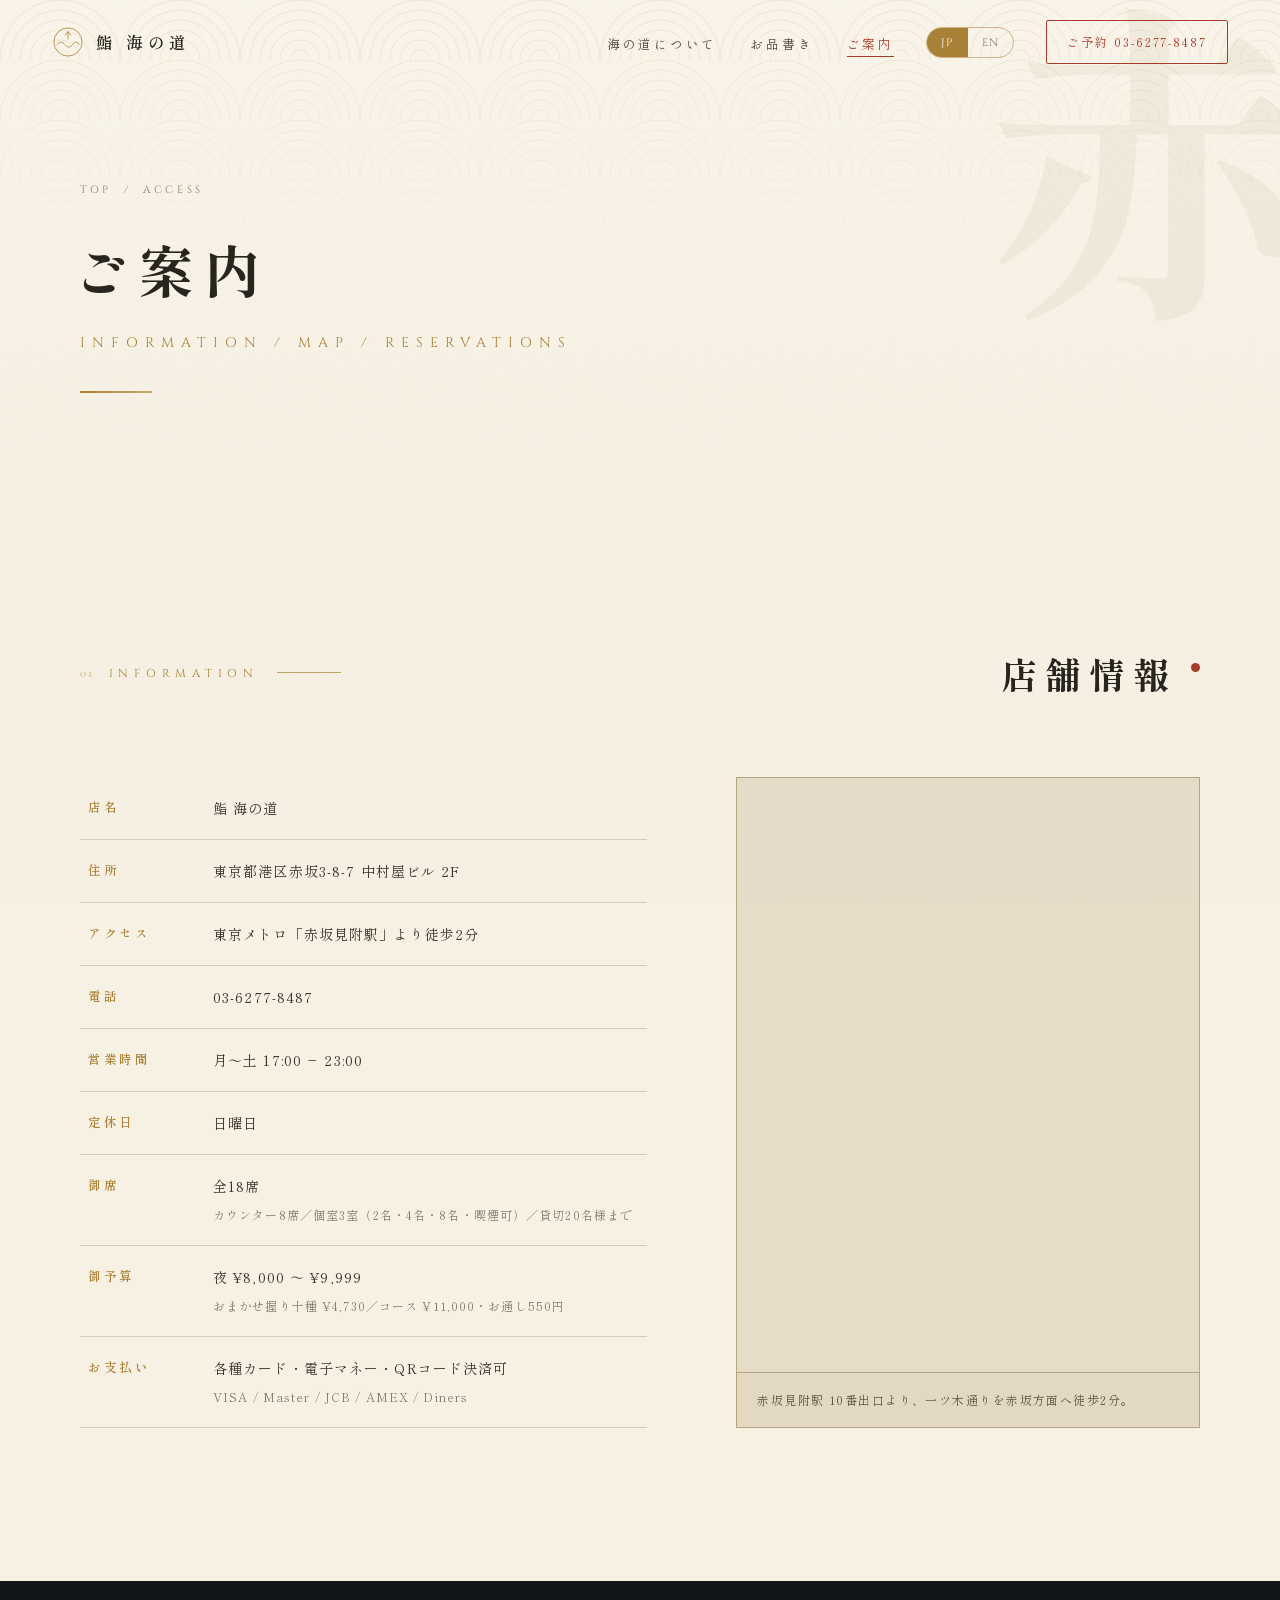
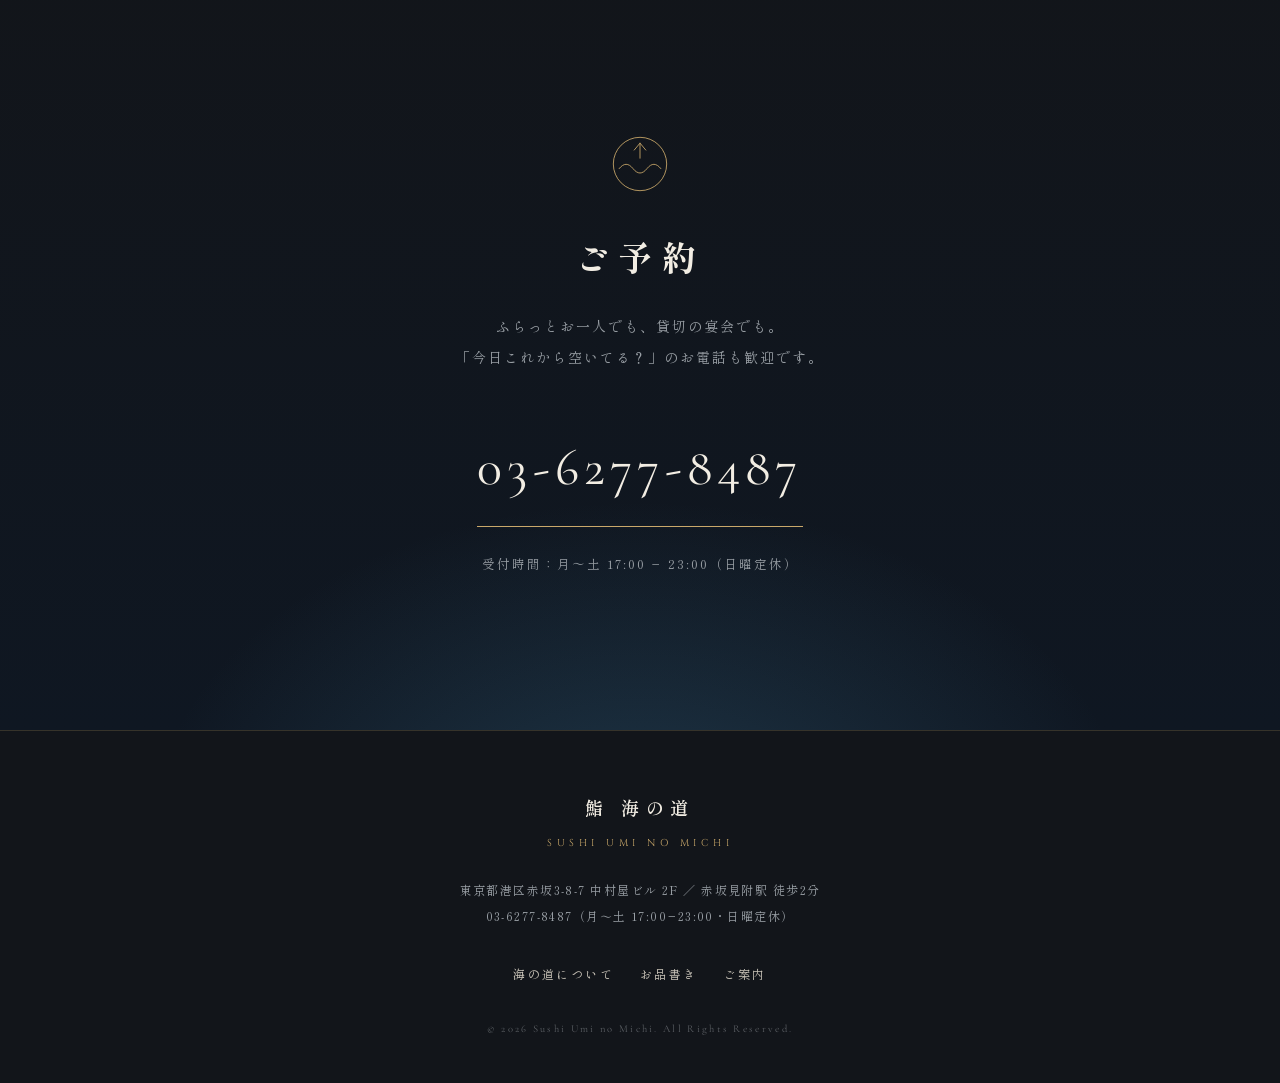
<file: access.html>
<!DOCTYPE html>
<html lang="ja">
<head>
<meta charset="UTF-8">
<meta name="viewport" content="width=device-width, initial-scale=1.0, viewport-fit=cover">
<title data-ja="ご案内 | 鮨 海の道 — 赤坂見附" data-en="Access | Sushi Umi no Michi — Akasaka">ご案内 | 鮨 海の道 — 赤坂見附</title>
<meta name="description" content="鮨 海の道へのご案内。東京都港区赤坂3-8-7 中村屋ビル2F、赤坂見附駅徒歩2分。月〜土 17:00-23:00、日曜定休。全18席・個室3室。">
<link rel="preconnect" href="https://fonts.googleapis.com">
<link rel="preconnect" href="https://fonts.gstatic.com" crossorigin>
<link href="https://fonts.googleapis.com/css2?family=Shippori+Mincho:wght@400;500;600;800&family=Shippori+Mincho+B1:wght@600;700;800&family=Zen+Old+Mincho:wght@400;700&family=Cormorant+Garamond:ital,wght@0,300;0,400;1,400&family=Cinzel:wght@400;500;600&display=swap" rel="stylesheet">
<link rel="stylesheet" href="css/site.css">
</head>
<body>

<div id="progress"></div>

<nav id="nav">
  <a class="brand" href="index.html">
    <svg viewBox="0 0 100 100" fill="none" stroke="#a88035" stroke-width="2.5">
      <circle cx="50" cy="50" r="44"/>
      <path d="M16 58c8-10 16-10 24 0s16 10 24 0 16-10 20 0" stroke-linecap="round"/>
      <path d="M50 18v22M41 29l9-11 9 11" stroke-linecap="round" stroke-linejoin="round"/>
    </svg>
    <span><span class="jp-t">鮨 海の道</span><span class="en-t">UMI NO MICHI</span></span>
  </a>
  <ul class="menu-links">
    <li><a href="about.html"><span class="jp-t">海の道について</span><span class="en-t">About</span></a></li>
    <li><a href="menu.html"><span class="jp-t">お品書き</span><span class="en-t">Menu</span></a></li>
    <li><a href="access.html" class="current"><span class="jp-t">ご案内</span><span class="en-t">Access</span></a></li>
  </ul>
  <div class="lang-switch" role="group" aria-label="Language">
    <button data-lang="ja" class="on">JP</button>
    <button data-lang="en">EN</button>
  </div>
  <a class="tel-btn" href="tel:0362778487"><span class="jp-t">ご予約 03-6277-8487</span><span class="en-t">Call 03-6277-8487</span></a>
  <button class="burger" id="burger" aria-label="Menu" aria-expanded="false"><span></span><span></span><span></span></button>
</nav>

<div id="mnav">
  <div class="m-lang">
    <div class="lang-switch" role="group" aria-label="Language">
      <button data-lang="ja" class="on">JP</button>
      <button data-lang="en">EN</button>
    </div>
  </div>
  <ul>
    <li><a href="about.html"><span class="jp-t">海の道について</span><span class="en-t">About</span></a></li>
    <li><a href="menu.html"><span class="jp-t">お品書き</span><span class="en-t">Menu</span></a></li>
    <li><a href="access.html"><span class="jp-t">ご案内</span><span class="en-t">Access</span></a></li>
  </ul>
  <div class="m-tel"><a href="tel:0362778487">03-6277-8487</a></div>
</div>

<!-- ページヒーロー -->
<header class="page-hero seigaiha">
  <span class="watermark">赤</span>
  <div class="wrap">
    <div class="crumb"><a href="index.html">Top</a><span>/</span><span>Access</span></div>
    <h1><span class="jp-t">ご案内</span><span class="en-t">Access &amp; Info</span></h1>
    <span class="en-name">Information / Map / Reservations</span>
    <div class="gold-rule"></div>
  </div>
</header>

<!-- 店舗情報 -->
<section>
  <div class="wrap">
    <div class="sec-label reveal">
      <span class="en"><i class="idx">01</i>Information</span><span class="rule"></span>
      <h2><span class="jp-t">店舗情報</span><span class="en-t">Restaurant Info</span></h2>
    </div>
    <div class="info-grid">
      <div class="reveal d1">
        <table class="info-table">
          <tr><th><span class="jp-t">店名</span><span class="en-t">Name</span></th><td><span class="jp-t">鮨 海の道</span><span class="en-t">Sushi Umi no Michi</span></td></tr>
          <tr><th><span class="jp-t">住所</span><span class="en-t">Address</span></th><td><span class="jp-t">東京都港区赤坂3-8-7 中村屋ビル 2F</span><span class="en-t">2F Nakamuraya Bldg, 3-8-7 Akasaka, Minato-ku, Tokyo</span></td></tr>
          <tr><th><span class="jp-t">アクセス</span><span class="en-t">Access</span></th><td><span class="jp-t">東京メトロ「赤坂見附駅」より徒歩2分</span><span class="en-t">2 min walk from Akasaka-Mitsuke Sta. (Ginza / Marunouchi Line)</span></td></tr>
          <tr><th><span class="jp-t">電話</span><span class="en-t">Phone</span></th><td><a href="tel:0362778487">03-6277-8487</a></td></tr>
          <tr><th><span class="jp-t">営業時間</span><span class="en-t">Hours</span></th><td><span class="jp-t">月〜土 17:00 − 23:00</span><span class="en-t">Mon–Sat 17:00–23:00</span></td></tr>
          <tr><th><span class="jp-t">定休日</span><span class="en-t">Closed</span></th><td><span class="jp-t">日曜日</span><span class="en-t">Sundays</span></td></tr>
          <tr><th><span class="jp-t">御席</span><span class="en-t">Seats</span></th><td><span class="jp-t">全18席</span><span class="en-t">18 seats</span><br><small><span class="jp-t">カウンター8席／個室3室（2名・4名・8名・喫煙可）／貸切20名様まで</span><span class="en-t">8 counter seats / 3 private rooms for 2, 4 &amp; 8 guests (smoking allowed) / buyouts up to 20</span></small></td></tr>
          <tr><th><span class="jp-t">御予算</span><span class="en-t">Budget</span></th><td><span class="jp-t">夜 ¥8,000 〜 ¥9,999</span><span class="en-t">Dinner ¥8,000–¥9,999</span><br><small><span class="jp-t">おまかせ握り十種 ¥4,730／コース ¥11,000・お通し550円</span><span class="en-t">10-piece omakase ¥4,730 / courses ¥11,000 / table charge ¥550</span></small></td></tr>
          <tr><th><span class="jp-t">お支払い</span><span class="en-t">Payment</span></th><td><span class="jp-t">各種カード・電子マネー・QRコード決済可</span><span class="en-t">Credit cards, e-money &amp; QR payments accepted</span><br><small>VISA / Master / JCB / AMEX / Diners</small></td></tr>
        </table>
      </div>
      <div class="map-box reveal d2">
        <iframe src="https://maps.google.com/maps?q=%E6%9D%B1%E4%BA%AC%E9%83%BD%E6%B8%AF%E5%8C%BA%E8%B5%A4%E5%9D%823-8-7&z=17&output=embed" loading="lazy" referrerpolicy="no-referrer-when-downgrade" title="鮨 海の道 地図 / Map"></iframe>
        <div class="map-caption"><span class="jp-t">赤坂見附駅 10番出口より、一ツ木通りを赤坂方面へ徒歩2分。</span><span class="en-t">From Exit 10 of Akasaka-Mitsuke Station, walk 2 minutes along Hitotsugi-dori toward Akasaka.</span></div>
      </div>
    </div>
  </div>
</section>

<!-- 予約 -->
<section class="reserve-band">
  <div class="wrap reveal">
    <svg class="crest" viewBox="0 0 100 100" fill="none" stroke="#c9a86a" stroke-width="1.5">
      <circle cx="50" cy="50" r="46"/>
      <path d="M14 58c8-10 16-10 24 0s16 10 24 0 16-10 24 0" stroke-linecap="round"/>
      <path d="M50 14v26M40 26l10-12 10 12" stroke-linecap="round" stroke-linejoin="round"/>
    </svg>
    <h2><span class="jp-t">ご予約</span><span class="en-t">Reservations</span></h2>
    <p class="lead"><span class="jp-t">ふらっとお一人でも、貸切の宴会でも。<br>「今日これから空いてる？」のお電話も歓迎です。</span>
    <span class="en-t">Solo walk-ins to private parties — all welcome.<br>Same-day "got a seat tonight?" calls are absolutely fine.</span></p>
    <a class="tel-big" href="tel:0362778487">03-6277-8487</a>
    <p class="hours-note"><span class="jp-t">受付時間：月〜土 17:00 − 23:00（日曜定休）</span><span class="en-t">Mon–Sat 17:00–23:00 (closed Sundays) / English menu available</span></p>
  </div>
</section>

<footer>
  <div class="f-brand"><span class="jp-t">鮨 海の道</span><span class="en-t">SUSHI UMI NO MICHI</span></div>
  <div class="f-en">Sushi Umi no Michi</div>
  <p class="f-info"><span class="jp-t">東京都港区赤坂3-8-7 中村屋ビル 2F ／ 赤坂見附駅 徒歩2分<br></span><span class="en-t">2F Nakamuraya Bldg, 3-8-7 Akasaka, Minato-ku, Tokyo<br></span><a href="tel:0362778487">03-6277-8487</a><span class="jp-t">（月〜土 17:00−23:00・日曜定休）</span><span class="en-t"> (Mon–Sat 17:00–23:00, closed Sun)</span></p>
  <ul class="f-links">
    <li><a href="about.html"><span class="jp-t">海の道について</span><span class="en-t">About</span></a></li>
    <li><a href="menu.html"><span class="jp-t">お品書き</span><span class="en-t">Menu</span></a></li>
    <li><a href="access.html"><span class="jp-t">ご案内</span><span class="en-t">Access</span></a></li>
  </ul>
  <p class="copy">© 2026 Sushi Umi no Michi. All Rights Reserved.</p>
</footer>

<script src="js/site.js"></script>
</body>
</html>
</file>
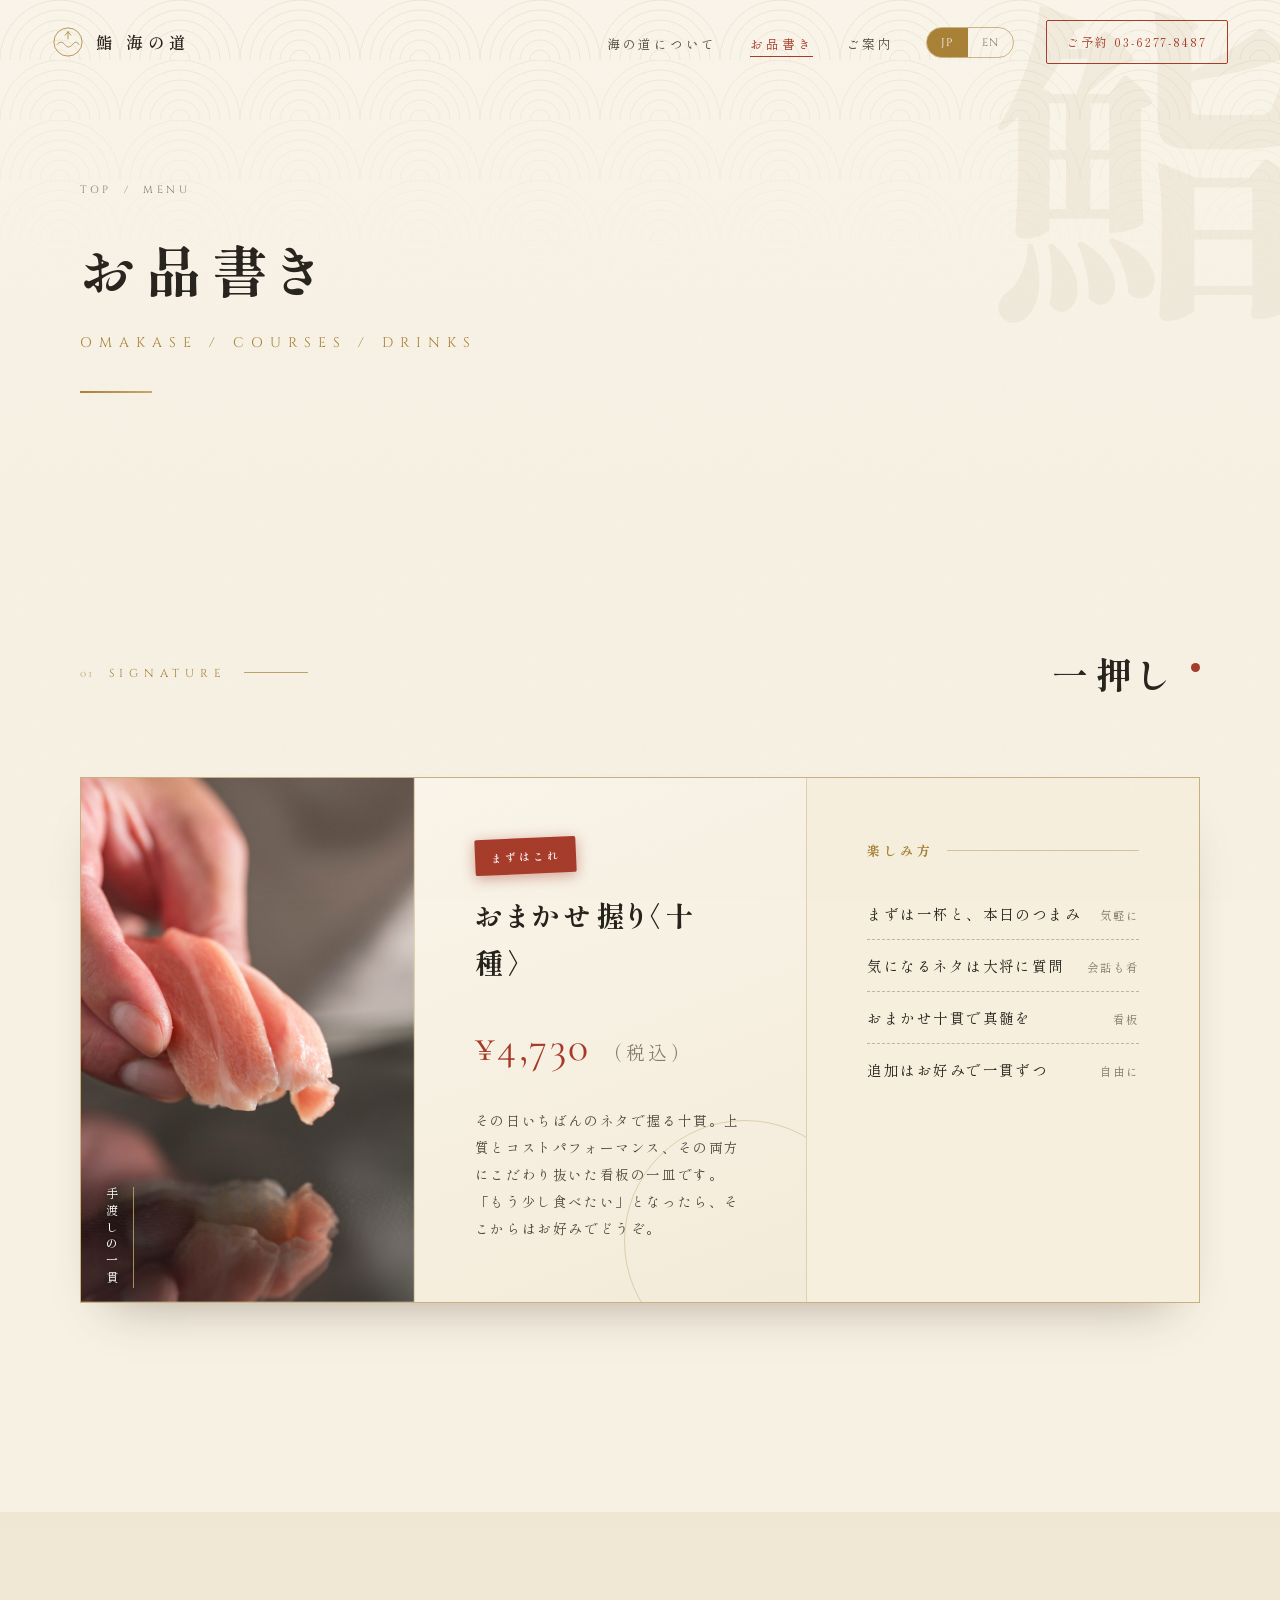
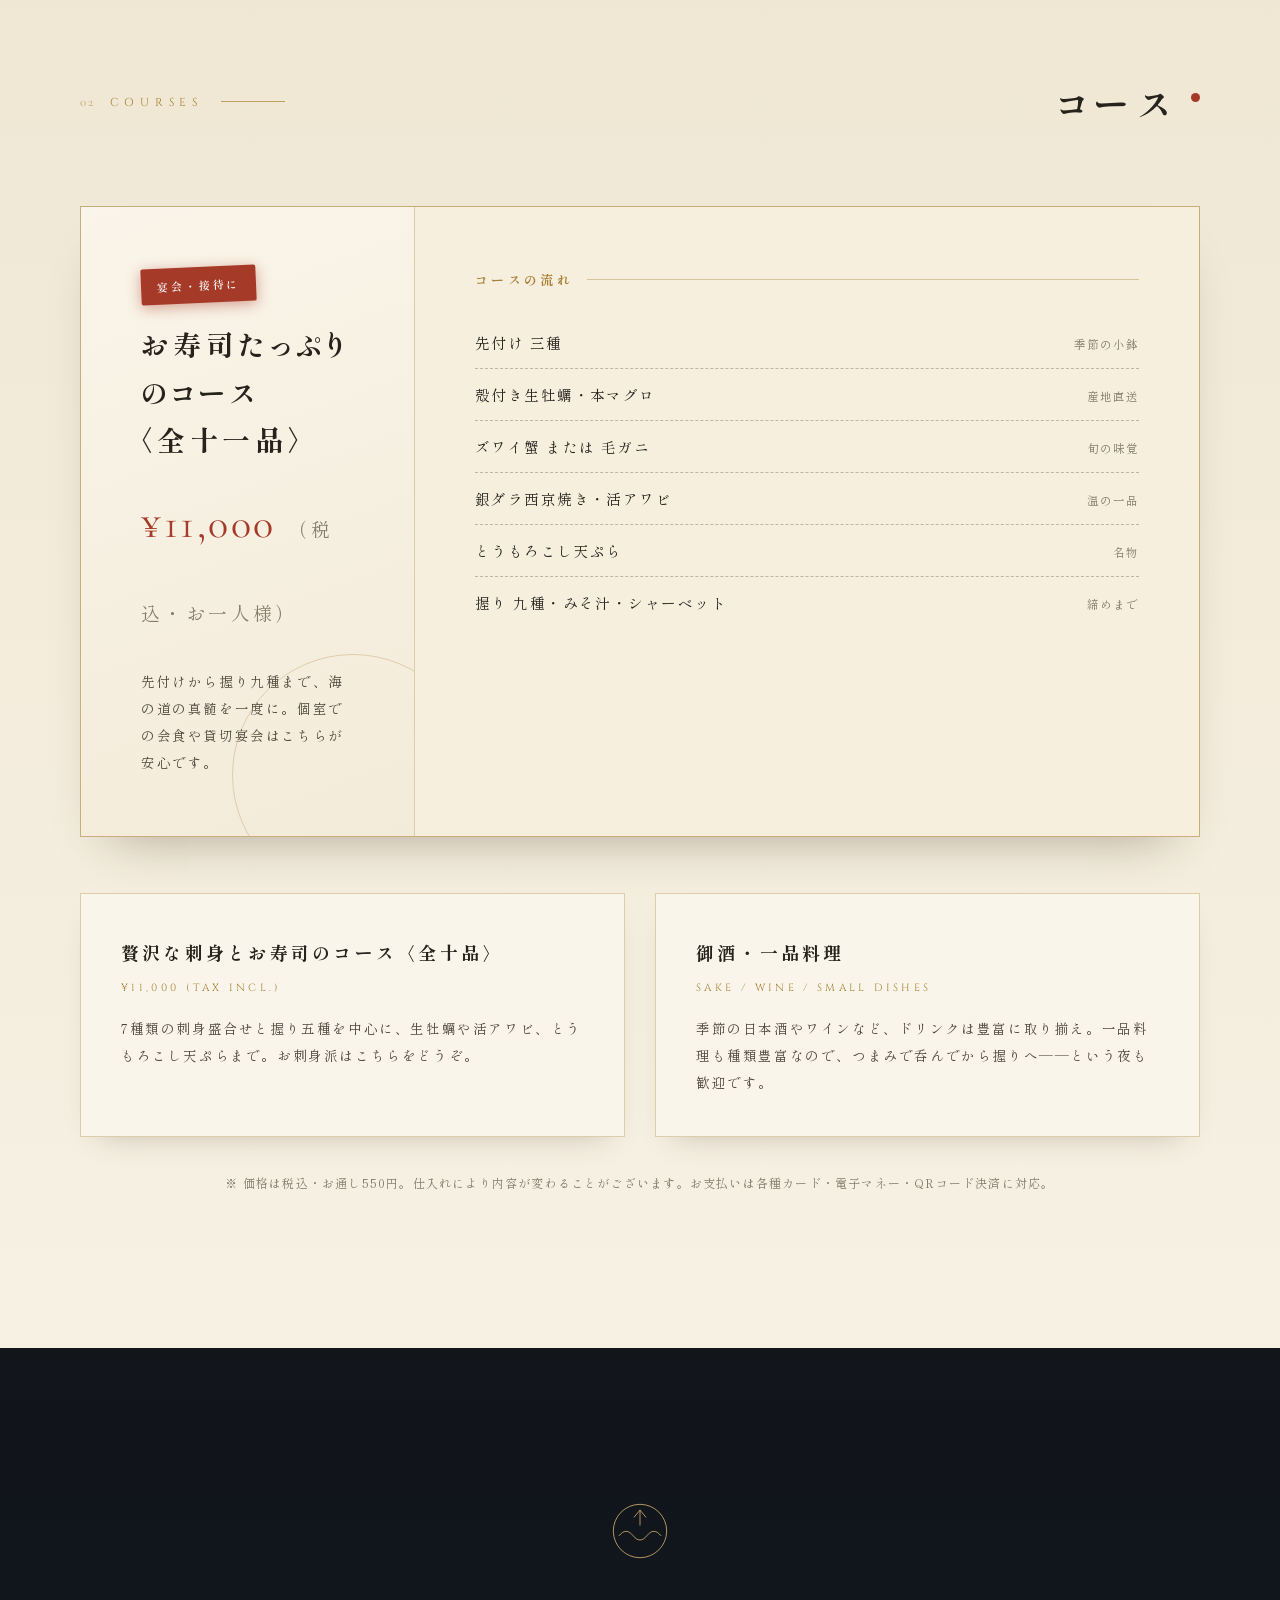
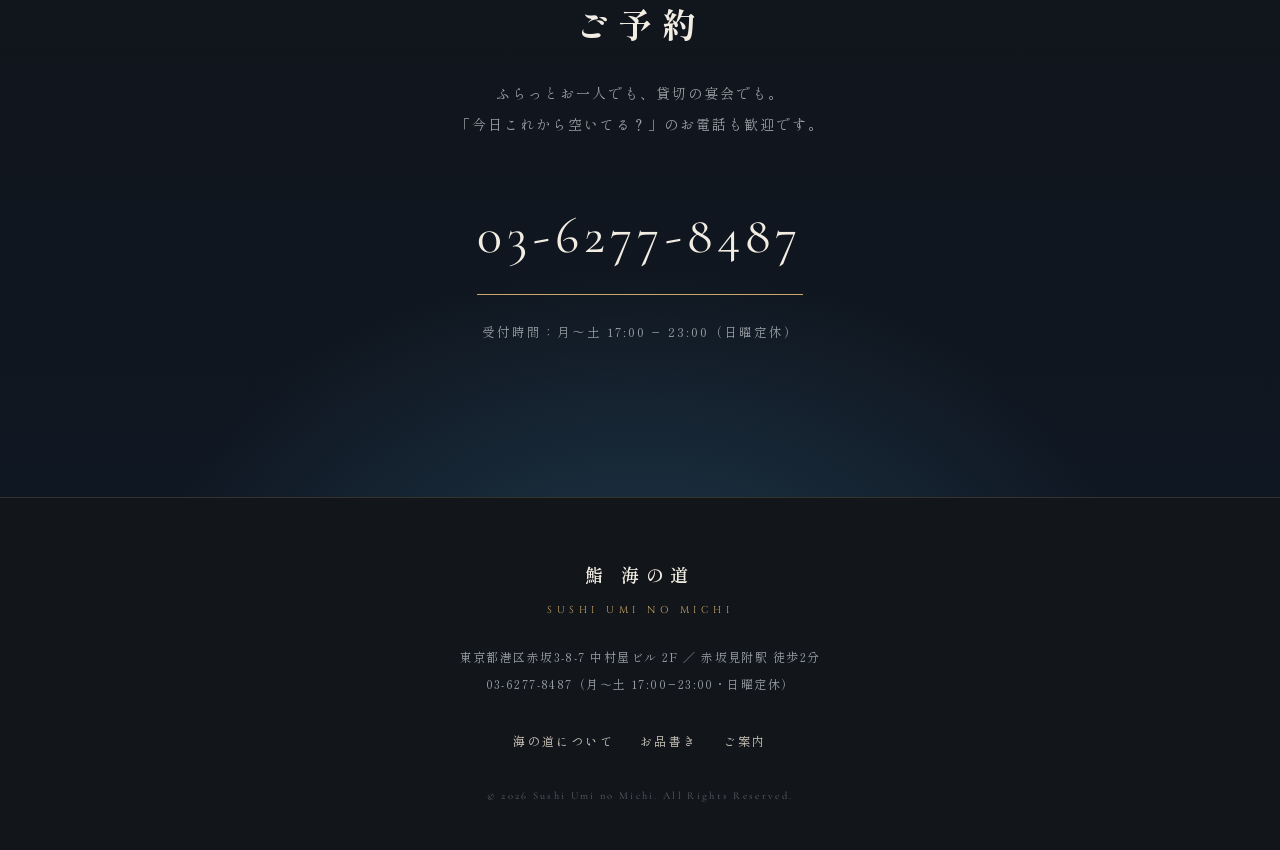
<file: menu.html>
<!DOCTYPE html>
<html lang="ja">
<head>
<meta charset="UTF-8">
<meta name="viewport" content="width=device-width, initial-scale=1.0, viewport-fit=cover">
<title data-ja="お品書き | 鮨 海の道 — 赤坂見附" data-en="Menu | Sushi Umi no Michi — Akasaka">お品書き | 鮨 海の道 — 赤坂見附</title>
<meta name="description" content="鮨 海の道のお品書き。一押しのおまかせ握り十種4,730円、お寿司たっぷりのコース・贅沢な刺身とお寿司のコース各11,000円。季節の日本酒やワインも豊富。">
<link rel="preconnect" href="https://fonts.googleapis.com">
<link rel="preconnect" href="https://fonts.gstatic.com" crossorigin>
<link href="https://fonts.googleapis.com/css2?family=Shippori+Mincho:wght@400;500;600;800&family=Shippori+Mincho+B1:wght@600;700;800&family=Zen+Old+Mincho:wght@400;700&family=Cormorant+Garamond:ital,wght@0,300;0,400;1,400&family=Cinzel:wght@400;500;600&display=swap" rel="stylesheet">
<link rel="stylesheet" href="css/site.css">
</head>
<body>

<div id="progress"></div>

<nav id="nav">
  <a class="brand" href="index.html">
    <svg viewBox="0 0 100 100" fill="none" stroke="#a88035" stroke-width="2.5">
      <circle cx="50" cy="50" r="44"/>
      <path d="M16 58c8-10 16-10 24 0s16 10 24 0 16-10 20 0" stroke-linecap="round"/>
      <path d="M50 18v22M41 29l9-11 9 11" stroke-linecap="round" stroke-linejoin="round"/>
    </svg>
    <span><span class="jp-t">鮨 海の道</span><span class="en-t">UMI NO MICHI</span></span>
  </a>
  <ul class="menu-links">
    <li><a href="about.html"><span class="jp-t">海の道について</span><span class="en-t">About</span></a></li>
    <li><a href="menu.html" class="current"><span class="jp-t">お品書き</span><span class="en-t">Menu</span></a></li>
    <li><a href="access.html"><span class="jp-t">ご案内</span><span class="en-t">Access</span></a></li>
  </ul>
  <div class="lang-switch" role="group" aria-label="Language">
    <button data-lang="ja" class="on">JP</button>
    <button data-lang="en">EN</button>
  </div>
  <a class="tel-btn" href="tel:0362778487"><span class="jp-t">ご予約 03-6277-8487</span><span class="en-t">Call 03-6277-8487</span></a>
  <button class="burger" id="burger" aria-label="Menu" aria-expanded="false"><span></span><span></span><span></span></button>
</nav>

<div id="mnav">
  <div class="m-lang">
    <div class="lang-switch" role="group" aria-label="Language">
      <button data-lang="ja" class="on">JP</button>
      <button data-lang="en">EN</button>
    </div>
  </div>
  <ul>
    <li><a href="about.html"><span class="jp-t">海の道について</span><span class="en-t">About</span></a></li>
    <li><a href="menu.html"><span class="jp-t">お品書き</span><span class="en-t">Menu</span></a></li>
    <li><a href="access.html"><span class="jp-t">ご案内</span><span class="en-t">Access</span></a></li>
  </ul>
  <div class="m-tel"><a href="tel:0362778487">03-6277-8487</a></div>
</div>

<!-- ページヒーロー -->
<header class="page-hero seigaiha">
  <span class="watermark">鮨</span>
  <div class="wrap">
    <div class="crumb"><a href="index.html">Top</a><span>/</span><span>Menu</span></div>
    <h1><span class="jp-t">お品書き</span><span class="en-t">Menu</span></h1>
    <span class="en-name">Omakase / Courses / Drinks</span>
    <div class="gold-rule"></div>
  </div>
</header>

<!-- 一押し -->
<section>
  <div class="wrap">
    <div class="sec-label reveal">
      <span class="en"><i class="idx">01</i>Signature</span><span class="rule"></span>
      <h2><span class="jp-t">一押し</span><span class="en-t">Signature</span></h2>
    </div>
    <div class="course-feature reveal d1">
      <div class="course-photo">
        <img src="img/4-web.jpg" alt="職人の手から供される本鮪の握り / Bluefin tuna nigiri from the chef's hand" loading="lazy">
        <span class="photo-label"><span class="jp-t">手渡しの一貫</span><span class="en-t">Hand to hand</span></span>
      </div>
      <div class="course-left">
        <span class="badge"><span class="jp-t">まずはこれ</span><span class="en-t">Start here</span></span>
        <h3><span class="jp-t">おまかせ握り〈十種〉</span><span class="en-t">Omakase Nigiri — 10 pieces</span></h3>
        <div class="price">¥4,730 <small><span class="jp-t">（税込）</span><span class="en-t">(tax incl.)</span></small></div>
        <p><span class="jp-t">その日いちばんのネタで握る十貫。上質とコストパフォーマンス、その両方にこだわり抜いた看板の一皿です。「もう少し食べたい」となったら、そこからはお好みでどうぞ。</span>
        <span class="en-t">Ten pieces of the day's finest catch — our signature plate, uncompromising on quality and famously kind on the wallet. Still hungry? Keep ordering piece by piece.</span></p>
      </div>
      <div class="course-right">
        <h4><span class="jp-t">楽しみ方</span><span class="en-t">How to enjoy</span></h4>
        <ul class="course-items">
          <li><span class="jp-t">まずは一杯と、本日のつまみ</span><span class="en-t">Start with a drink &amp; small bites</span><span class="note"><span class="jp-t">気軽に</span><span class="en-t">relax</span></span></li>
          <li><span class="jp-t">気になるネタは大将に質問</span><span class="en-t">Ask the chef what's good today</span><span class="note"><span class="jp-t">会話も肴</span><span class="en-t">just ask</span></span></li>
          <li><span class="jp-t">おまかせ十貫で真髄を</span><span class="en-t">Have the 10-piece omakase</span><span class="note"><span class="jp-t">看板</span><span class="en-t">signature</span></span></li>
          <li><span class="jp-t">追加はお好みで一貫ずつ</span><span class="en-t">Add favourites one by one</span><span class="note"><span class="jp-t">自由に</span><span class="en-t">freely</span></span></li>
        </ul>
      </div>
    </div>
  </div>
</section>

<!-- コース -->
<section style="background:linear-gradient(180deg,var(--paper-2),var(--paper))">
  <div class="wrap">
    <div class="sec-label reveal">
      <span class="en"><i class="idx">02</i>Courses</span><span class="rule"></span>
      <h2><span class="jp-t">コース</span><span class="en-t">Courses</span></h2>
    </div>
    <div class="course-feature reveal d1">
      <div class="course-left">
        <span class="badge"><span class="jp-t">宴会・接待に</span><span class="en-t">For groups</span></span>
        <h3><span class="jp-t">お寿司たっぷりのコース<br>〈全十一品〉</span><span class="en-t">The Sushi-Lover's Course<br>— 11 dishes</span></h3>
        <div class="price">¥11,000 <small><span class="jp-t">（税込・お一人様）</span><span class="en-t">(tax incl., per person)</span></small></div>
        <p><span class="jp-t">先付けから握り九種まで、海の道の真髄を一度に。個室での会食や貸切宴会はこちらが安心です。</span>
        <span class="en-t">From the opening dishes to nine pieces of nigiri — the full Umi no Michi experience. The easy choice for private dinners and parties.</span></p>
      </div>
      <div class="course-right" style="grid-column:span 2">
        <h4><span class="jp-t">コースの流れ</span><span class="en-t">What's included</span></h4>
        <ul class="course-items">
          <li><span class="jp-t">先付け 三種</span><span class="en-t">Three appetizers</span><span class="note"><span class="jp-t">季節の小鉢</span><span class="en-t">seasonal</span></span></li>
          <li><span class="jp-t">殻付き生牡蠣・本マグロ</span><span class="en-t">Fresh oyster &amp; bluefin tuna</span><span class="note"><span class="jp-t">産地直送</span><span class="en-t">direct from source</span></span></li>
          <li><span class="jp-t">ズワイ蟹 または 毛ガニ</span><span class="en-t">Snow crab or horsehair crab</span><span class="note"><span class="jp-t">旬の味覚</span><span class="en-t">in season</span></span></li>
          <li><span class="jp-t">銀ダラ西京焼き・活アワビ</span><span class="en-t">Miso-grilled black cod &amp; live abalone</span><span class="note"><span class="jp-t">温の一品</span><span class="en-t">hot dishes</span></span></li>
          <li><span class="jp-t">とうもろこし天ぷら</span><span class="en-t">Sweetcorn tempura</span><span class="note"><span class="jp-t">名物</span><span class="en-t">a favourite</span></span></li>
          <li><span class="jp-t">握り 九種・みそ汁・シャーベット</span><span class="en-t">Nine nigiri, miso soup &amp; sorbet</span><span class="note"><span class="jp-t">締めまで</span><span class="en-t">to finish</span></span></li>
        </ul>
      </div>
    </div>
    <div class="menu-sub">
      <div class="menu-card reveal d1">
        <h3><span class="jp-t">贅沢な刺身とお寿司のコース〈全十品〉</span><span class="en-t">Sashimi &amp; Sushi Course — 10 dishes</span></h3>
        <span class="en-sub">¥11,000 (tax incl.)</span>
        <p><span class="jp-t">7種類の刺身盛合せと握り五種を中心に、生牡蠣や活アワビ、とうもろこし天ぷらまで。お刺身派はこちらをどうぞ。</span>
        <span class="en-t">Built around a seven-kind sashimi platter and five nigiri, with oyster, abalone and sweetcorn tempura along the way. For the sashimi lovers.</span></p>
      </div>
      <div class="menu-card reveal d2">
        <h3><span class="jp-t">御酒・一品料理</span><span class="en-t">Drinks &amp; À la carte</span></h3>
        <span class="en-sub">Sake / Wine / Small dishes</span>
        <p><span class="jp-t">季節の日本酒やワインなど、ドリンクは豊富に取り揃え。一品料理も種類豊富なので、つまみで呑んでから握りへ——という夜も歓迎です。</span>
        <span class="en-t">A deep list of seasonal sake and wine, plus plenty of à la carte dishes. Drink and graze first, then move to nigiri — a perfectly good plan.</span></p>
      </div>
    </div>
    <p class="menu-note"><span class="jp-t">※ 価格は税込・お通し550円。仕入れにより内容が変わることがございます。お支払いは各種カード・電子マネー・QRコード決済に対応。</span>
    <span class="en-t">* Prices include tax. Table charge ¥550. Dishes vary with the day's market. Credit cards, e-money and QR payments accepted. English menu available.</span></p>
  </div>
</section>

<!-- 予約 -->
<section class="reserve-band">
  <div class="wrap reveal">
    <svg class="crest" viewBox="0 0 100 100" fill="none" stroke="#c9a86a" stroke-width="1.5">
      <circle cx="50" cy="50" r="46"/>
      <path d="M14 58c8-10 16-10 24 0s16 10 24 0 16-10 24 0" stroke-linecap="round"/>
      <path d="M50 14v26M40 26l10-12 10 12" stroke-linecap="round" stroke-linejoin="round"/>
    </svg>
    <h2><span class="jp-t">ご予約</span><span class="en-t">Reservations</span></h2>
    <p class="lead"><span class="jp-t">ふらっとお一人でも、貸切の宴会でも。<br>「今日これから空いてる？」のお電話も歓迎です。</span>
    <span class="en-t">Solo walk-ins to private parties — all welcome.<br>Same-day "got a seat tonight?" calls are absolutely fine.</span></p>
    <a class="tel-big" href="tel:0362778487">03-6277-8487</a>
    <p class="hours-note"><span class="jp-t">受付時間：月〜土 17:00 − 23:00（日曜定休）</span><span class="en-t">Mon–Sat 17:00–23:00 (closed Sundays) / English menu available</span></p>
  </div>
</section>

<footer>
  <div class="f-brand"><span class="jp-t">鮨 海の道</span><span class="en-t">SUSHI UMI NO MICHI</span></div>
  <div class="f-en">Sushi Umi no Michi</div>
  <p class="f-info"><span class="jp-t">東京都港区赤坂3-8-7 中村屋ビル 2F ／ 赤坂見附駅 徒歩2分<br></span><span class="en-t">2F Nakamuraya Bldg, 3-8-7 Akasaka, Minato-ku, Tokyo<br></span><a href="tel:0362778487">03-6277-8487</a><span class="jp-t">（月〜土 17:00−23:00・日曜定休）</span><span class="en-t"> (Mon–Sat 17:00–23:00, closed Sun)</span></p>
  <ul class="f-links">
    <li><a href="about.html"><span class="jp-t">海の道について</span><span class="en-t">About</span></a></li>
    <li><a href="menu.html"><span class="jp-t">お品書き</span><span class="en-t">Menu</span></a></li>
    <li><a href="access.html"><span class="jp-t">ご案内</span><span class="en-t">Access</span></a></li>
  </ul>
  <p class="copy">© 2026 Sushi Umi no Michi. All Rights Reserved.</p>
</footer>

<script src="js/site.js"></script>
</body>
</html>
</file>
<file: css/site.css>
/* ============================================================
   鮨 海の道 — 共通スタイル（白×金基調・JP/EN対応）
   ============================================================ */
:root{
  --paper:#f7f1e4;          /* 生成り */
  --paper-2:#efe7d3;
  --paper-3:#faf5ea;
  --sumi:#26221c;           /* 墨（文字） */
  --sumi-soft:#4d463b;
  --grey:#857c6c;
  --kin:#a88035;            /* 金（明るい地用に深め） */
  --kin-bright:#c9a86a;
  --shu:#a63a28;            /* 朱 */
  --ai:#10243a;             /* 藍（夜の差し色） */
  --night:#12151a;
  --serif:'Shippori Mincho','Zen Old Mincho',serif;
  --display:'Shippori Mincho B1','Shippori Mincho',serif;
  --en:'Cormorant Garamond',serif;
  --en-disp:'Cinzel',serif;
  --ease:cubic-bezier(.16,1,.3,1);
}
*{margin:0;padding:0;box-sizing:border-box}
html{scroll-behavior:smooth}
body{
  background:var(--paper);color:var(--sumi);
  font-family:var(--serif);line-height:2;letter-spacing:.1em;
  overflow-x:hidden;-webkit-font-smoothing:antialiased;
}
::selection{background:var(--kin);color:#fff}
img{max-width:100%;display:block}
a{color:inherit}

/* 紙の質感 */
body::before{
  content:"";position:fixed;inset:0;pointer-events:none;z-index:9000;opacity:.04;
  background-image:url("data:image/svg+xml,%3Csvg xmlns='http://www.w3.org/2000/svg' width='180' height='180'%3E%3Cfilter id='n'%3E%3CfeTurbulence type='fractalNoise' baseFrequency='0.8' numOctaves='3'/%3E%3C/filter%3E%3Crect width='180' height='180' filter='url(%23n)' opacity='0.9'/%3E%3C/svg%3E");
}

/* ---------- JP / EN ---------- */
.en-t{display:none}
html[lang="en"] .en-t{display:inline}
html[lang="en"] .jp-t{display:none}
html[lang="en"] body,
html[lang="en"] .space-body p,
html[lang="en"] .phil-text p{letter-spacing:.02em}
html[lang="en"] .v-title,html[lang="en"] .v-copy{writing-mode:horizontal-tb}

/* ---------- 進捗・ローダー ---------- */
#progress{
  position:fixed;top:0;left:0;height:2px;width:0;z-index:1300;
  background:linear-gradient(90deg,var(--kin),var(--kin-bright));
  box-shadow:0 0 8px rgba(168,128,53,.5);
}
#loader{
  position:fixed;inset:0;background:var(--paper);z-index:9999;
  display:flex;align-items:center;justify-content:center;flex-direction:column;gap:24px;
  transition:transform 1.2s cubic-bezier(.76,0,.24,1) .1s,visibility 1.4s;
  border-bottom:1px solid rgba(168,128,53,.4);
}
#loader.done{transform:translateY(-101%);visibility:hidden}
#loader .crest{width:64px;height:64px}
#loader .crest circle{stroke-dasharray:290;stroke-dashoffset:290;animation:dash 1.5s .15s var(--ease) forwards}
@keyframes dash{to{stroke-dashoffset:0}}
#loader .vert{writing-mode:vertical-rl;font-size:20px;letter-spacing:.5em;font-weight:600;color:var(--sumi)}
html[lang="en"] #loader .vert{writing-mode:horizontal-tb;font-family:var(--en-disp);letter-spacing:.4em;font-size:14px}

/* ---------- ナビ ---------- */
nav#nav{
  position:fixed;top:0;left:0;right:0;z-index:1000;
  display:flex;align-items:center;gap:clamp(16px,2.5vw,32px);
  padding:20px clamp(20px,5vw,52px);
  transition:background .6s,backdrop-filter .6s,padding .6s,transform .55s var(--ease),box-shadow .6s;
}
nav#nav.scrolled{
  background:rgba(247,241,228,.88);backdrop-filter:blur(14px);-webkit-backdrop-filter:blur(14px);
  padding-top:12px;padding-bottom:12px;
  box-shadow:0 1px 0 rgba(168,128,53,.25),0 10px 30px -20px rgba(60,45,25,.3);
}
nav#nav.away{transform:translateY(-100%)}
nav .brand{display:flex;align-items:center;gap:12px;text-decoration:none;margin-right:auto}
nav .brand svg{width:32px;height:32px}
nav .brand span{font-size:16.5px;letter-spacing:.28em;font-weight:600}
nav .menu-links{display:flex;gap:clamp(16px,2.6vw,34px);list-style:none}
nav .menu-links a{
  text-decoration:none;font-size:12.5px;letter-spacing:.22em;color:var(--sumi-soft);
  position:relative;padding-bottom:4px;transition:color .4s;
}
nav .menu-links a::after{content:"";position:absolute;left:0;bottom:0;width:0;height:1px;background:var(--shu);transition:width .4s}
nav .menu-links a:hover,nav .menu-links a.current{color:var(--shu)}
nav .menu-links a:hover::after,nav .menu-links a.current::after{width:100%}
.lang-switch{
  display:flex;border:1px solid rgba(168,128,53,.55);border-radius:999px;overflow:hidden;
  font-family:var(--en-disp);font-size:11px;letter-spacing:.12em;
}
.lang-switch button{
  background:none;border:none;cursor:pointer;padding:7px 14px;color:var(--grey);
  font-family:inherit;font-size:inherit;letter-spacing:inherit;transition:background .35s,color .35s;
}
.lang-switch button.on{background:var(--kin);color:#fff}
.tel-btn{
  border:1px solid var(--shu);color:var(--shu);text-decoration:none;
  font-size:12px;letter-spacing:.16em;padding:9px 20px;white-space:nowrap;
  transition:background .4s,color .4s;border-radius:2px;
}
.tel-btn:hover{background:var(--shu);color:#fff}
.burger{display:none;background:none;border:none;cursor:pointer;width:40px;height:40px;position:relative;z-index:1102;padding:0}
.burger span{position:absolute;left:8px;right:8px;height:1.5px;background:var(--sumi);transition:transform .45s var(--ease),top .45s,opacity .3s}
.burger span:nth-child(1){top:14px}.burger span:nth-child(2){top:20px}.burger span:nth-child(3){top:26px}
body.menu-open .burger span:nth-child(1){top:20px;transform:rotate(45deg)}
body.menu-open .burger span:nth-child(2){opacity:0}
body.menu-open .burger span:nth-child(3){top:20px;transform:rotate(-45deg)}
#mnav{
  position:fixed;inset:0;z-index:1100;background:rgba(247,241,228,.97);
  backdrop-filter:blur(16px);-webkit-backdrop-filter:blur(16px);
  display:flex;align-items:center;justify-content:center;
  opacity:0;visibility:hidden;transition:opacity .55s,visibility .55s;
}
body.menu-open #mnav{opacity:1;visibility:visible}
#mnav ul{list-style:none;display:flex;flex-direction:column;gap:30px;text-align:center}
#mnav a{
  text-decoration:none;color:var(--sumi);font-size:21px;letter-spacing:.3em;font-weight:600;
  opacity:0;transform:translateY(14px);transition:opacity .6s ease,transform .6s ease,color .4s;
}
body.menu-open #mnav a{opacity:1;transform:none}
#mnav a:hover{color:var(--shu)}
#mnav li:nth-child(1) a{transition-delay:.08s}#mnav li:nth-child(2) a{transition-delay:.16s}
#mnav li:nth-child(3) a{transition-delay:.24s}#mnav li:nth-child(4) a{transition-delay:.32s}
#mnav li:nth-child(5) a{transition-delay:.4s}
#mnav .m-tel{position:absolute;bottom:44px;left:0;right:0;text-align:center}
#mnav .m-tel a{font-family:var(--en);font-size:22px;letter-spacing:.12em;color:var(--shu);text-decoration:none;border-bottom:1px solid rgba(166,58,40,.5);padding-bottom:4px}
#mnav .m-lang{position:absolute;top:90px;left:0;right:0;display:flex;justify-content:center}
@media(max-width:980px){
  nav .menu-links{display:none}
  .burger{display:block}
  nav .tel-btn{display:none}
}

/* ---------- 共通パーツ ---------- */
.wrap{max-width:1120px;margin:0 auto}
section{position:relative;padding:clamp(90px,12vw,160px) clamp(24px,7vw,80px)}
.sec-label{display:flex;align-items:center;gap:18px;margin-bottom:clamp(40px,6vw,68px)}
.sec-label .en{font-family:var(--en-disp);font-size:11.5px;letter-spacing:.5em;color:var(--kin);text-transform:uppercase}
.sec-label .idx{font-style:normal;font-family:var(--en);font-size:13px;letter-spacing:.18em;color:rgba(168,128,53,.6);margin-right:14px}
.sec-label .rule{flex:0 0 64px;height:1px;background:var(--kin);opacity:.7;transform:scaleX(0);transform-origin:left;transition:transform 1.2s var(--ease) .35s}
.sec-label.in .rule{transform:scaleX(1)}
.sec-label h2{
  font-family:var(--display);font-feature-settings:"palt" 1;
  font-size:clamp(25px,3.8vw,36px);font-weight:700;letter-spacing:.22em;margin-left:auto;
}
.sec-label h2::after{content:"";display:inline-block;width:9px;height:9px;border-radius:50%;background:var(--shu);margin-left:14px;vertical-align:.45em}
html[lang="en"] .sec-label h2{letter-spacing:.06em}
.reveal{opacity:0;transform:translateY(34px);transition:opacity 1.1s var(--ease),transform 1.1s var(--ease)}
.reveal.in{opacity:1;transform:none}
.reveal.d1{transition-delay:.15s}.reveal.d2{transition-delay:.3s}.reveal.d3{transition-delay:.45s}
.btn{
  display:inline-flex;align-items:center;gap:14px;text-decoration:none;
  font-size:13.5px;letter-spacing:.22em;color:var(--sumi);
  border:1px solid rgba(38,34,28,.5);padding:15px 34px;border-radius:2px;
  position:relative;overflow:hidden;transition:color .45s,border-color .45s;
}
.btn::before{content:"";position:absolute;inset:0;background:var(--sumi);transform:scaleX(0);transform-origin:right;transition:transform .5s var(--ease);z-index:0}
.btn:hover::before{transform:scaleX(1);transform-origin:left}
.btn:hover{color:var(--paper)}
.btn>*{position:relative;z-index:1}
.btn .arw{font-family:var(--en);font-style:italic}
.btn.shu{border-color:var(--shu);color:var(--shu)}
.btn.shu::before{background:var(--shu)}
.btn.shu:hover{color:#fff}

/* 青海波 */
.seigaiha{position:relative}
.seigaiha::before{
  content:"";position:absolute;inset:0;pointer-events:none;opacity:.14;
  background-image:url("data:image/svg+xml,%3Csvg xmlns='http://www.w3.org/2000/svg' width='120' height='60'%3E%3Cg fill='none' stroke='%23a8803f' stroke-width='1'%3E%3Cpath d='M0 60a60 60 0 0 1 120 0M10 60a50 50 0 0 1 100 0M20 60a40 40 0 0 1 80 0M30 60a30 30 0 0 1 60 0M40 60a20 20 0 0 1 40 0M50 60a10 10 0 0 1 20 0'/%3E%3C/g%3E%3C/svg%3E");
  background-size:120px 60px;
  -webkit-mask-image:linear-gradient(to bottom,black,transparent 60%);
  mask-image:linear-gradient(to bottom,black,transparent 60%);
}

/* ---------- トップヒーロー（白金） ---------- */
.hero{
  position:relative;min-height:100svh;display:flex;align-items:center;
  padding:clamp(120px,15vh,180px) clamp(24px,7vw,80px) clamp(80px,10vh,120px);
  overflow:hidden;background:linear-gradient(180deg,var(--paper-3),var(--paper) 55%,var(--paper-2));
}
#waves{position:absolute;left:0;right:0;bottom:0;height:42%;width:100%;opacity:.5;pointer-events:none}
.hero-grid{
  position:relative;z-index:2;max-width:1180px;margin:0 auto;width:100%;
  display:grid;grid-template-columns:1.05fr .95fr;gap:clamp(40px,6vw,90px);align-items:center;
}
.hero-copy{display:flex;flex-direction:column;align-items:flex-start;gap:28px}
.hero-copy .crest{width:62px;height:62px;opacity:0;animation:fadeUp 1.4s .9s ease forwards}
.hero h1{
  font-family:var(--display);font-feature-settings:"palt" 1;
  font-size:clamp(46px,6.6vw,82px);font-weight:700;letter-spacing:.08em;line-height:1.24;
}
.hero h1 .jp-t,.hero h1 .en-t{display:none}
html[lang="ja"] .hero h1 .jp-t{display:contents}
html[lang="en"] .hero h1 .en-t{display:contents}
.hero h1 .line{display:block;overflow:hidden;white-space:nowrap}
.hero h1 .line>span{display:inline-block;transform:translateY(112%);animation:lineUp 1.1s var(--ease) forwards}
.hero h1 .line:nth-child(1)>span{animation-delay:.9s}
.hero h1 .line:nth-child(2)>span{animation-delay:1.08s}
@keyframes lineUp{to{transform:none}}
@keyframes fadeUp{from{opacity:0;transform:translateY(14px)}to{opacity:1;transform:none}}
.hero .sub{
  display:flex;align-items:center;gap:16px;
  font-family:var(--en-disp);font-size:clamp(10px,1.3vw,13px);letter-spacing:.5em;color:var(--kin);text-transform:uppercase;
  opacity:0;animation:fadeUp 1.4s 2s ease forwards;
}
.hero .sub::before{content:"";width:46px;height:1px;background:linear-gradient(to right,transparent,var(--kin))}
.hero .lead{
  font-size:clamp(14px,1.7vw,16.5px);letter-spacing:.16em;color:var(--sumi-soft);line-height:2.4;
  opacity:0;animation:fadeUp 1.4s 2.3s ease forwards;
}
.hero .cta-row{display:flex;gap:16px;flex-wrap:wrap;opacity:0;animation:fadeUp 1.4s 2.6s ease forwards}
.hero-visual{position:relative;opacity:0;animation:fadeUp 1.6s 1.4s ease forwards}
.hero-visual .frame{
  position:relative;overflow:hidden;aspect-ratio:4/5;max-height:74vh;
  box-shadow:0 40px 80px -40px rgba(60,45,25,.55);
}
.hero-visual .frame img{
  width:100%;height:100%;object-fit:cover;
  animation:heroZoom 26s ease-in-out infinite alternate;
}
@keyframes heroZoom{from{transform:scale(1)}to{transform:scale(1.1)}}
.hero-visual::after{
  content:"";position:absolute;inset:0;border:1px solid rgba(168,128,53,.6);
  transform:translate(16px,16px);z-index:-1;
}
.hero-visual .v-tag{
  position:absolute;top:18px;right:18px;writing-mode:vertical-rl;
  font-size:11.5px;letter-spacing:.4em;color:#fff;text-shadow:0 1px 8px rgba(0,0,0,.7);
  border-right:1px solid rgba(255,255,255,.7);padding-right:9px;
}
.hero-visual .sub-frame{
  position:absolute;left:-13%;bottom:-8%;width:46%;aspect-ratio:4/3;overflow:hidden;
  outline:6px solid var(--paper-3);
  box-shadow:0 30px 60px -25px rgba(60,45,25,.6);
  opacity:0;animation:fadeUp 1.4s 2.1s ease forwards;
}
.hero-visual .sub-frame img{width:100%;height:100%;object-fit:cover;transition:transform 1.4s var(--ease)}
.hero-visual:hover .sub-frame img{transform:scale(1.06)}
@media(max-width:880px){.hero-visual .sub-frame{left:auto;right:-4%;bottom:-12%;width:40%}}
html[lang="en"] .hero-visual .v-tag{writing-mode:horizontal-tb;border-right:none;border-bottom:1px solid rgba(255,255,255,.7);padding:0 0 6px}
.scroll-cue{
  position:absolute;bottom:30px;left:50%;transform:translateX(-50%);z-index:2;
  display:flex;flex-direction:column;align-items:center;gap:8px;
  color:var(--grey);font-family:var(--en-disp);font-size:9.5px;letter-spacing:.42em;
  opacity:0;animation:fadeUp 1.4s 3.2s ease forwards;
}
.scroll-cue .line{width:1px;height:38px;background:linear-gradient(var(--kin),transparent);position:relative;overflow:hidden}
.scroll-cue .line::after{content:"";position:absolute;top:-100%;left:0;width:100%;height:100%;background:linear-gradient(var(--shu),transparent);animation:dropLine 2.4s ease-in-out infinite}
@keyframes dropLine{0%{top:-100%}60%{top:100%}100%{top:100%}}
@media(max-width:880px){
  .hero{min-height:auto}
  .hero-grid{grid-template-columns:1fr}
  .hero-visual .frame{aspect-ratio:16/11;max-height:none}
}

/* ---------- 下層ページヒーロー ---------- */
.page-hero{
  position:relative;padding:clamp(150px,20vh,210px) clamp(24px,7vw,80px) clamp(60px,8vw,90px);
  background:linear-gradient(180deg,var(--paper-3),var(--paper));overflow:hidden;
}
.page-hero .watermark{
  position:absolute;top:-4%;right:-3%;font-family:var(--display);font-weight:800;line-height:1;
  font-size:clamp(180px,26vw,340px);color:rgba(120,85,40,.06);pointer-events:none;
}
.page-hero .crumb{
  font-family:var(--en-disp);font-size:10.5px;letter-spacing:.34em;color:var(--grey);
  text-transform:uppercase;margin-bottom:26px;display:flex;gap:12px;align-items:center;
}
.page-hero .crumb a{text-decoration:none;color:inherit;transition:color .3s}
.page-hero .crumb a:hover{color:var(--shu)}
.page-hero h1{
  font-family:var(--display);font-feature-settings:"palt" 1;
  font-size:clamp(34px,5.4vw,56px);font-weight:700;letter-spacing:.18em;line-height:1.5;
}
.page-hero .en-name{
  display:block;font-family:var(--en-disp);font-size:clamp(11px,1.4vw,14px);
  letter-spacing:.5em;color:var(--kin);text-transform:uppercase;margin-top:18px;
}
.page-hero .gold-rule{width:72px;height:2px;background:linear-gradient(90deg,var(--kin),var(--kin-bright));margin-top:34px}

/* ---------- 流儀 ---------- */
.phil-grid{display:grid;grid-template-columns:auto 1fr;gap:clamp(40px,7vw,96px);align-items:start}
.v-title{
  writing-mode:vertical-rl;font-family:var(--display);font-feature-settings:"palt" 1;
  font-size:clamp(25px,3.2vw,34px);font-weight:700;letter-spacing:.32em;line-height:1.9;
  white-space:nowrap;height:auto;
  border-right:1px solid rgba(168,128,53,.5);padding-right:clamp(24px,4vw,46px);
  padding-top:6px;
}
html[lang="en"] .v-title{white-space:normal;border-right:none;border-left:3px solid var(--kin);padding:6px 0 6px 24px;line-height:1.7;letter-spacing:.05em}
.v-title em{
  font-style:normal;color:var(--shu);
  -webkit-text-emphasis:filled sesame rgba(166,58,40,.85);
  text-emphasis:filled sesame rgba(166,58,40,.85);
}
html[lang="en"] .v-title em{
  -webkit-text-emphasis:none;text-emphasis:none;
  text-decoration:underline wavy rgba(166,58,40,.45) 2px;text-underline-offset:8px;
}
.phil-text{padding-top:10px}
.phil-text p{font-size:15px;color:var(--sumi-soft);margin-bottom:1.8em;text-align:justify}
.phil-text p:last-child{margin-bottom:0}
.phil-points{display:grid;grid-template-columns:repeat(3,1fr);gap:clamp(14px,2vw,22px);margin-top:clamp(48px,7vw,76px)}
.phil-points .pt{
  background:var(--paper-3);padding:clamp(28px,4vw,42px) clamp(18px,3vw,30px);text-align:center;
  border:1px solid rgba(168,128,53,.3);box-shadow:0 14px 30px -18px rgba(60,45,25,.35);
  transition:transform .5s var(--ease),box-shadow .5s;
}
.phil-points .pt:hover{transform:translateY(-6px);box-shadow:0 24px 42px -18px rgba(60,45,25,.45)}
.phil-points .num{
  font-size:13px;color:#fff;display:inline-flex;width:32px;height:32px;
  align-items:center;justify-content:center;background:var(--shu);border-radius:50%;margin-bottom:16px;
}
.phil-points h3{font-size:17px;letter-spacing:.2em;font-weight:600;margin-bottom:12px}
.phil-points p{font-size:13px;color:var(--grey);line-height:1.9;letter-spacing:.06em}
@media(max-width:760px){
  .phil-grid{grid-template-columns:1fr;gap:44px}
  .v-title{height:auto;writing-mode:horizontal-tb;border-right:none;border-left:3px solid var(--kin);padding:6px 0 6px 22px;line-height:1.9}
  .phil-points{grid-template-columns:1fr}
}

/* ---------- お品書き ---------- */
.course-feature{
  display:grid;grid-template-columns:.85fr 1fr 1fr;gap:1px;background:rgba(168,128,53,.3);
  border:1px solid rgba(168,128,53,.4);margin-bottom:clamp(36px,5vw,56px);
  box-shadow:0 28px 50px -30px rgba(60,45,25,.4);
}
.course-photo{position:relative;overflow:hidden;background:var(--paper-2);min-height:320px;clip-path:inset(100% 0 0 0);transition:clip-path 1.4s var(--ease) .1s}
.course-feature.in .course-photo{clip-path:inset(0)}
.course-photo img{position:absolute;inset:0;width:100%;height:100%;object-fit:cover;transform:scale(1.1);transition:transform 1.8s var(--ease)}
.course-feature.in .course-photo img{transform:scale(1)}
.course-feature.in:hover .course-photo img{transform:scale(1.05)}
.course-photo .photo-label{
  position:absolute;left:18px;bottom:14px;z-index:2;writing-mode:vertical-rl;
  font-size:12px;letter-spacing:.4em;color:#fff;text-shadow:0 1px 8px rgba(0,0,0,.8);
  border-right:1px solid rgba(201,168,106,.8);padding-right:10px;
}
html[lang="en"] .course-photo .photo-label{writing-mode:horizontal-tb;border-right:none;border-bottom:1px solid rgba(201,168,106,.8);padding:0 0 6px}
.course-left{
  background:linear-gradient(160deg,var(--paper-3),#f3ebd9);
  padding:clamp(34px,5.5vw,60px);display:flex;flex-direction:column;justify-content:center;gap:18px;
  position:relative;overflow:hidden;
}
.course-left::after{content:"";position:absolute;right:-60px;bottom:-60px;width:240px;height:240px;border-radius:50%;border:1px solid rgba(168,128,53,.3)}
.badge{
  align-self:flex-start;font-size:11px;letter-spacing:.26em;color:#fff;
  background:var(--shu);padding:7px 16px;font-weight:600;border-radius:2px;
  box-shadow:0 3px 14px rgba(166,58,40,.45);transform:rotate(-2.5deg);
}
.course-left h3{font-family:var(--display);font-feature-settings:"palt" 1;font-size:clamp(21px,2.8vw,28px);letter-spacing:.16em;font-weight:700;line-height:1.7}
.course-left .price{font-family:var(--en);font-size:clamp(30px,4vw,42px);color:var(--shu);letter-spacing:.06em}
.course-left .price small{font-size:.45em;letter-spacing:.18em;color:var(--grey);font-family:var(--serif)}
.course-left p{font-size:13.5px;color:var(--sumi-soft);line-height:2}
.course-right{background:#f6efde;padding:clamp(34px,5.5vw,60px)}
.course-right h4{font-size:13px;letter-spacing:.26em;color:var(--kin);margin-bottom:24px;display:flex;align-items:center;gap:14px}
.course-right h4::after{content:"";flex:1;height:1px;background:rgba(168,128,53,.4)}
.course-items{list-style:none}
.course-items li{
  display:flex;justify-content:space-between;align-items:baseline;gap:16px;
  padding:11px 0;border-bottom:1px dashed rgba(60,50,35,.3);
  font-size:14.5px;letter-spacing:.1em;
  transition:padding-left .45s var(--ease),color .45s;
}
.course-items li:hover{padding-left:10px;color:var(--shu)}
.course-items li:last-child{border-bottom:none}
.course-items .note{font-size:11.5px;color:var(--grey);letter-spacing:.08em;white-space:nowrap}
.menu-sub{display:grid;grid-template-columns:repeat(2,1fr);gap:clamp(18px,3vw,30px)}
.menu-card{
  position:relative;border:1px solid rgba(168,128,53,.35);padding:clamp(28px,4vw,40px);
  background:var(--paper-3);box-shadow:0 14px 30px -20px rgba(60,45,25,.35);
  transition:border-color .5s,transform .5s,box-shadow .5s;
}
.menu-card:hover{border-color:var(--shu);transform:translateY(-4px);box-shadow:0 24px 40px -20px rgba(60,45,25,.45)}
.menu-card::before{
  content:"";position:absolute;top:-1px;left:-1px;width:18px;height:18px;
  border-top:2px solid var(--shu);border-left:2px solid var(--shu);opacity:0;transition:opacity .5s;
}
.menu-card:hover::before{opacity:1}
.menu-card h3{font-family:var(--display);font-size:18px;letter-spacing:.18em;margin-bottom:8px;font-weight:700}
.menu-card .en-sub{font-family:var(--en-disp);font-size:10.5px;letter-spacing:.32em;color:var(--kin);text-transform:uppercase;display:block;margin-bottom:16px}
.menu-card p{font-size:13.5px;color:var(--sumi-soft);line-height:2}
.menu-note{margin-top:34px;font-size:12px;color:var(--grey);letter-spacing:.1em;text-align:center}
@media(max-width:1000px){.course-feature{grid-template-columns:1fr 1fr}.course-photo{grid-column:1/-1;min-height:240px}}
@media(max-width:820px){.course-feature{grid-template-columns:1fr}.menu-sub{grid-template-columns:1fr}}

/* ---------- 引用帯（藍の間） ---------- */
.quote-band{
  position:relative;overflow:hidden;padding:clamp(86px,11vw,140px) 24px;text-align:center;color:#f2ede3;
  background:
    radial-gradient(ellipse 75% 90% at 50% 115%,rgba(62,118,150,.5),transparent 68%),
    linear-gradient(180deg,#0c1622,#102438 62%,#0c1928);
}
.quote-band::before{
  content:"道";position:absolute;top:50%;left:50%;transform:translate(-50%,-54%);
  font-family:var(--display);font-size:clamp(240px,38vw,480px);font-weight:800;line-height:1;
  color:transparent;-webkit-text-stroke:1px rgba(160,200,225,.12);pointer-events:none;
}
.quote-band::after{
  content:"";position:absolute;inset:-20% -10%;pointer-events:none;
  background:linear-gradient(112deg,transparent 38%,rgba(170,210,235,.07) 44%,transparent 50%,rgba(201,168,106,.06) 57%,transparent 64%);
  animation:rays 9s ease-in-out infinite alternate;
}
@keyframes rays{from{transform:translateX(-4%);opacity:.7}to{transform:translateX(4%);opacity:1}}
.quote-band blockquote{position:relative;z-index:1;font-family:var(--display);font-weight:600;font-size:clamp(19px,3vw,28px);letter-spacing:.26em;line-height:2.2}
html[lang="en"] .quote-band blockquote{letter-spacing:.06em;font-style:italic;font-family:var(--en)}
.quote-band blockquote em{font-style:normal;color:var(--kin-bright)}
.quote-band cite{position:relative;z-index:1;display:block;margin-top:26px;font-style:normal;font-family:var(--en-disp);font-size:11px;letter-spacing:.45em;color:#8fa3b5;text-transform:uppercase}
.q-line{display:inline-block;opacity:0;filter:blur(8px);transform:translateY(14px);transition:opacity 1.3s ease,filter 1.3s ease,transform 1.3s var(--ease)}
.quote-band.in .q-line:nth-child(1){transition-delay:.15s}
.quote-band.in .q-line:nth-child(3){transition-delay:.5s}
.quote-band.in .q-line{opacity:1;filter:blur(0);transform:none}

/* ---------- 空間（夜の帯） ---------- */
.space-sec{
  color:#f2ede3;
  background:
    radial-gradient(ellipse 55% 45% at 75% 22%,rgba(201,148,76,.12),transparent 62%),
    linear-gradient(180deg,#191510,#131013);
}
.space-sec .sec-label h2{color:#f2ede3}
.space-sec .sec-label .en{color:var(--kin-bright)}
.space-sec .sec-label .idx{color:rgba(201,168,106,.55)}
.space-sec .sec-label .rule{background:var(--kin-bright)}
.space-intro{max-width:680px;margin:0 auto clamp(46px,7vw,76px);text-align:center}
.space-intro p{font-size:15px;color:#cfc9bd}
.space-row{display:grid;grid-template-columns:1.1fr .9fr;gap:clamp(36px,6vw,80px);align-items:center;margin-bottom:clamp(60px,9vw,104px)}
.space-row:last-child{margin-bottom:0}
.space-row.flip .space-media{order:2}
.space-row.flip .space-body{order:1}
.space-media{position:relative}
.space-media .frame{position:relative;overflow:hidden;aspect-ratio:16/10;box-shadow:0 30px 60px -30px rgba(0,0,0,.8);clip-path:inset(100% 0 0 0);transition:clip-path 1.4s var(--ease) .1s}
.space-media.in .frame{clip-path:inset(0)}
.space-media .frame img{width:100%;height:100%;object-fit:cover;filter:brightness(.94);transform:scale(1.1);transition:transform 1.8s var(--ease)}
.space-media.in .frame img{transform:scale(1)}
.space-media.in:hover .frame img{transform:scale(1.05)}
.space-media::after{content:"";position:absolute;inset:0;border:1px solid rgba(201,168,106,.55);transform:translate(14px,14px);pointer-events:none;z-index:-1}
.space-row.flip .space-media::after{transform:translate(-14px,14px)}
.space-media .photo-tag{
  position:absolute;top:16px;right:16px;z-index:2;writing-mode:vertical-rl;
  font-size:11px;letter-spacing:.38em;color:#fff;text-shadow:0 1px 8px rgba(0,0,0,.85);
  border-right:1px solid rgba(201,168,106,.7);padding-right:9px;
}
html[lang="en"] .space-media .photo-tag{writing-mode:horizontal-tb;border-right:none;border-bottom:1px solid rgba(201,168,106,.7);padding:0 0 6px}
.space-body .en-sub{font-family:var(--en-disp);font-size:10.5px;letter-spacing:.4em;color:var(--kin-bright);text-transform:uppercase;display:block;margin-bottom:16px}
.space-body h3{font-family:var(--display);font-feature-settings:"palt" 1;font-size:clamp(20px,2.6vw,26px);letter-spacing:.2em;font-weight:700;margin-bottom:18px;line-height:1.7}
.space-body p{font-size:14px;color:#bdb7ab;line-height:2.1;letter-spacing:.08em;text-align:justify}
.rooms{display:flex;margin-top:28px;border-top:1px solid rgba(201,168,106,.35);padding-top:26px}
.room{flex:1;text-align:center}
.room+.room{border-left:1px solid rgba(242,237,227,.14)}
.room .r-name{display:block;font-size:11px;letter-spacing:.3em;color:var(--kin-bright);margin-bottom:12px}
.room .r-num{display:block;font-family:var(--display);font-weight:700;font-size:clamp(28px,3.4vw,36px);line-height:1;color:#f2ede3;margin-bottom:8px}
.room .r-cap{font-size:11px;letter-spacing:.22em;color:#9aa0a6}
@media(max-width:820px){
  .space-row{grid-template-columns:1fr;gap:30px;margin-bottom:68px}
  .space-row.flip .space-media{order:0}
  .space-row.flip .space-body{order:1}
}

/* ---------- 店舗情報 ---------- */
.info-grid{display:grid;grid-template-columns:1.1fr .9fr;gap:clamp(40px,7vw,90px)}
.info-table{width:100%;border-collapse:collapse}
.info-table th,.info-table td{
  padding:17px 8px;border-bottom:1px solid rgba(38,34,28,.18);
  font-size:14px;text-align:left;vertical-align:top;font-weight:400;
}
.info-table th{width:10em;color:var(--kin);letter-spacing:.2em;font-size:12.5px;white-space:nowrap;font-weight:600}
html[lang="en"] .info-table th{letter-spacing:.06em}
.info-table td{color:#36322b;letter-spacing:.08em;line-height:2}
.info-table td small{color:var(--grey);font-size:12px}
.info-table td a{text-decoration:none}
.map-box{display:flex;flex-direction:column;border:1px solid rgba(122,94,40,.45);background:#e6ddc9}
.map-box iframe{width:100%;height:100%;min-height:340px;border:0;filter:grayscale(.35) sepia(.12) contrast(1.02);flex:1}
.map-caption{padding:15px 20px;font-size:12px;letter-spacing:.12em;color:#5c5547;border-top:1px solid rgba(122,94,40,.45);background:#e3d9c2}
@media(max-width:820px){.info-grid{grid-template-columns:1fr}}

/* ---------- 予約CTA（夜の帯） ---------- */
.reserve-band{
  text-align:center;color:#f2ede3;
  background:
    radial-gradient(ellipse 55% 65% at 50% 115%,rgba(62,118,150,.32),transparent 70%),
    linear-gradient(180deg,#12151a,#0f1722);
}
.reserve-band .crest{
  width:58px;height:58px;margin:0 auto 30px;display:block;
  animation:crestGlow 4s ease-in-out infinite alternate;
}
@keyframes crestGlow{from{filter:drop-shadow(0 0 6px rgba(201,168,106,.25))}to{filter:drop-shadow(0 0 18px rgba(201,168,106,.6))}}
.reserve-band h2{font-family:var(--display);font-size:clamp(24px,3.6vw,34px);letter-spacing:.28em;font-weight:700;margin-bottom:20px}
html[lang="en"] .reserve-band h2{letter-spacing:.08em}
.reserve-band .lead{font-size:14px;color:#9aa0a6;letter-spacing:.14em;margin-bottom:44px;line-height:2.2}
.tel-big{
  font-family:var(--en);font-size:clamp(34px,6vw,52px);letter-spacing:.1em;color:#f2ede3;
  text-decoration:none;display:inline-block;border-bottom:1px solid var(--kin-bright);padding-bottom:6px;
  transition:color .4s,letter-spacing .6s;
}
.tel-big:hover{color:var(--kin-bright);letter-spacing:.16em}
.reserve-band .hours-note{margin-top:24px;font-size:12.5px;color:#9aa0a6;letter-spacing:.16em}

/* ---------- フッター ---------- */
footer{
  padding:58px 24px 44px;text-align:center;background:var(--night);color:#f2ede3;
  border-top:1px solid rgba(201,168,106,.2);
}
footer .f-brand{font-size:18px;letter-spacing:.36em;margin-bottom:8px;font-weight:600}
footer .f-en{font-family:var(--en-disp);font-size:10px;letter-spacing:.45em;color:var(--kin-bright);text-transform:uppercase;margin-bottom:24px}
footer .f-info{font-size:12px;color:#9aa0a6;letter-spacing:.12em;line-height:2.2;margin-bottom:26px}
footer .f-info a{color:inherit;text-decoration:none}
footer .f-links{display:flex;justify-content:center;gap:26px;list-style:none;margin-bottom:30px;flex-wrap:wrap}
footer .f-links a{font-size:12px;letter-spacing:.2em;color:#cfc9bd;text-decoration:none;transition:color .35s}
footer .f-links a:hover{color:var(--kin-bright)}
footer .copy{font-family:var(--en);font-size:10.5px;letter-spacing:.22em;color:#5d6166}

@media(prefers-reduced-motion:reduce){
  *,*::before,*::after{animation-duration:.001s !important;transition-duration:.001s !important}
  html{scroll-behavior:auto}
}
</file>
